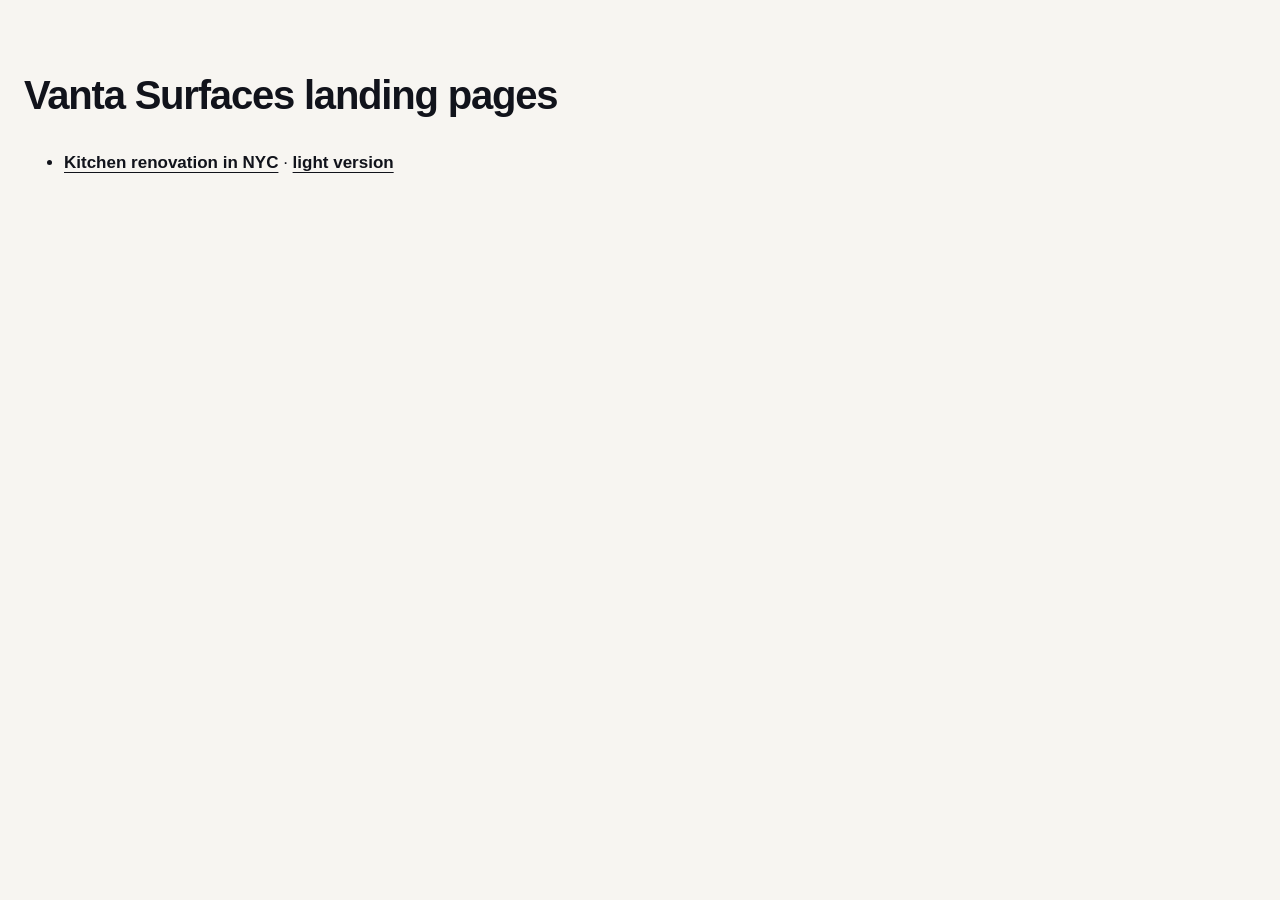
<file: index.html>
<!doctype html>
<html lang="en">
<head>
<meta charset="utf-8">
<meta name="viewport" content="width=device-width, initial-scale=1">
<title>Vanta Surfaces landing pages</title>
<meta name="robots" content="noindex">
<style>
  body { margin: 0; background: #f7f5f1; color: #11131b; font: 17px/1.55 "Helvetica Neue", Arial, sans-serif; }
  main { max-width: 720px; padding: 64px 24px; }
  h1 { font-size: 40px; letter-spacing: -0.03em; margin: 0 0 24px; }
  a { color: #11131b; font-weight: 700; text-underline-offset: 4px; }
  a:hover { color: #a9853f; }
  li { margin: 8px 0; }
</style>
</head>
<body>
<main>
  <h1>Vanta Surfaces landing pages</h1>
  <ul>
    <li><a href="kitchen-renovation/">Kitchen renovation in NYC</a> · <a href="kitchen-renovation/light/">light version</a></li>
  </ul>
</main>
</body>
</html>
</file>
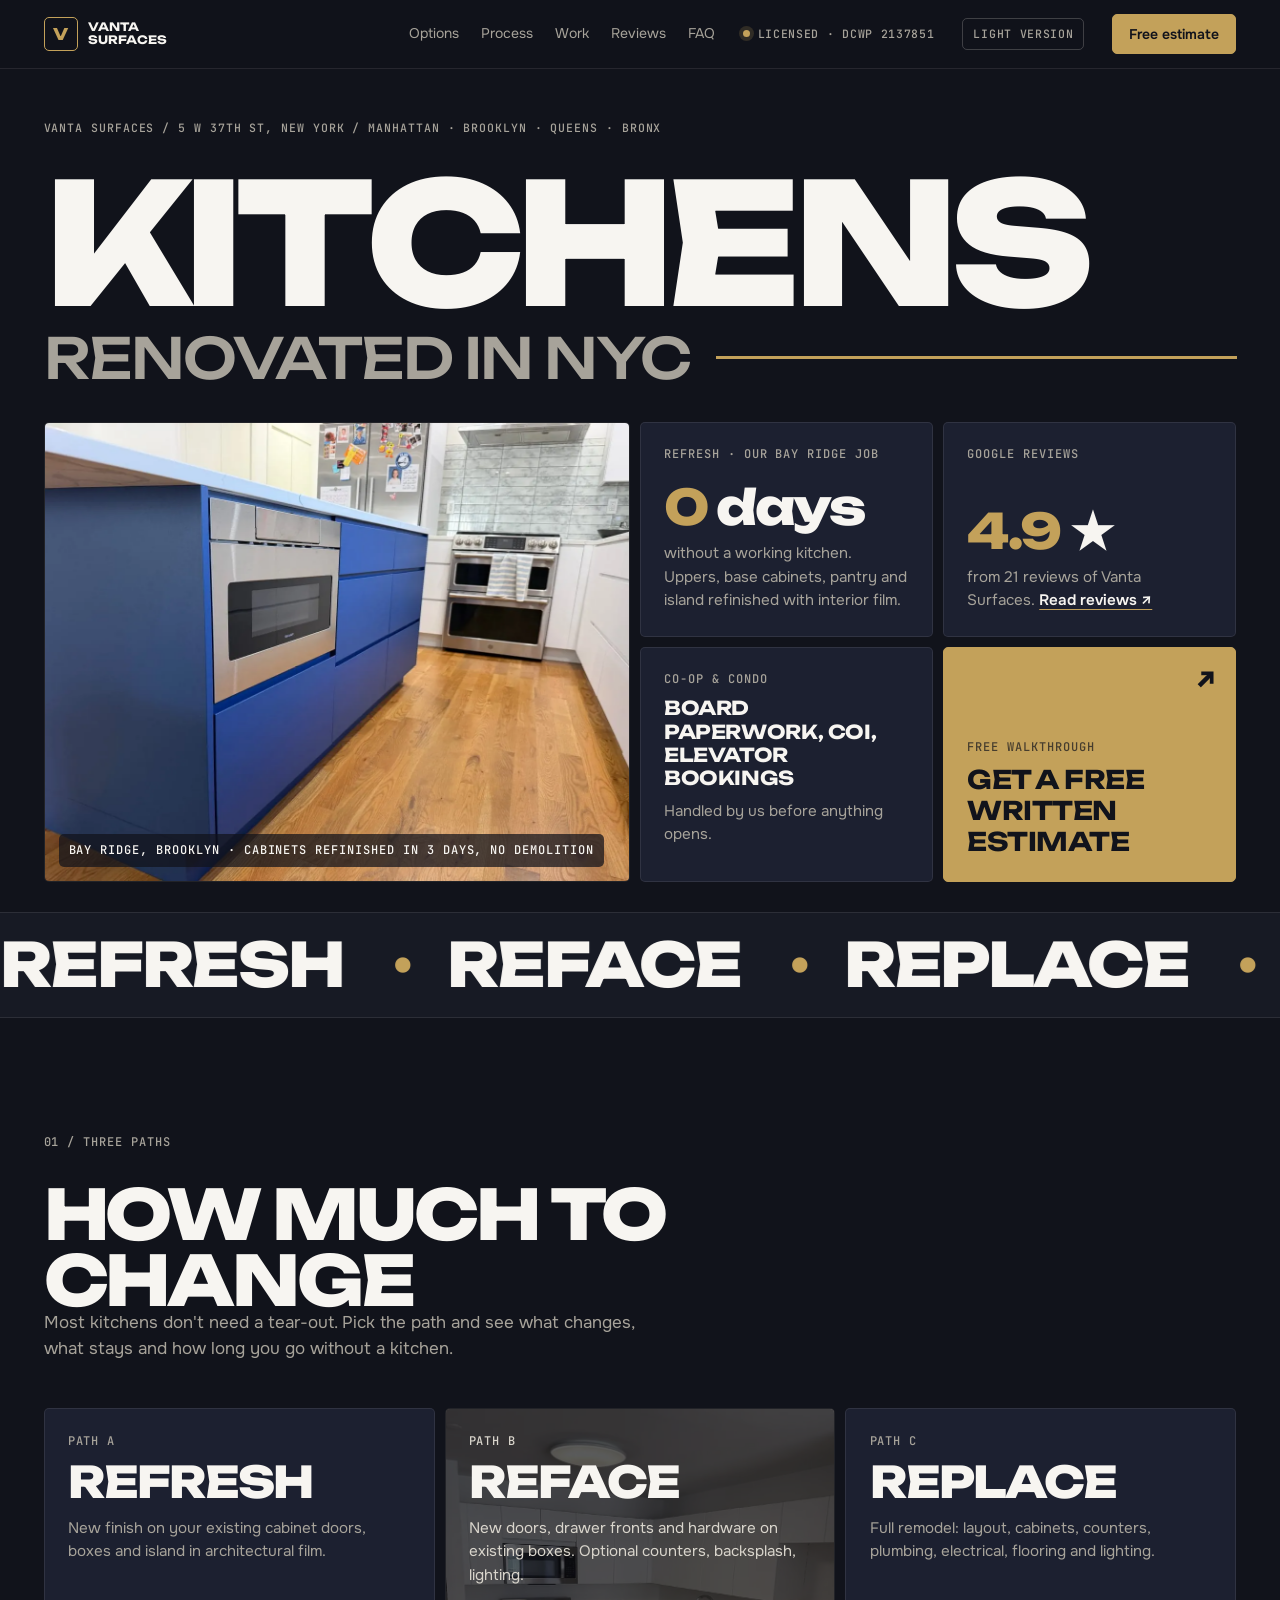
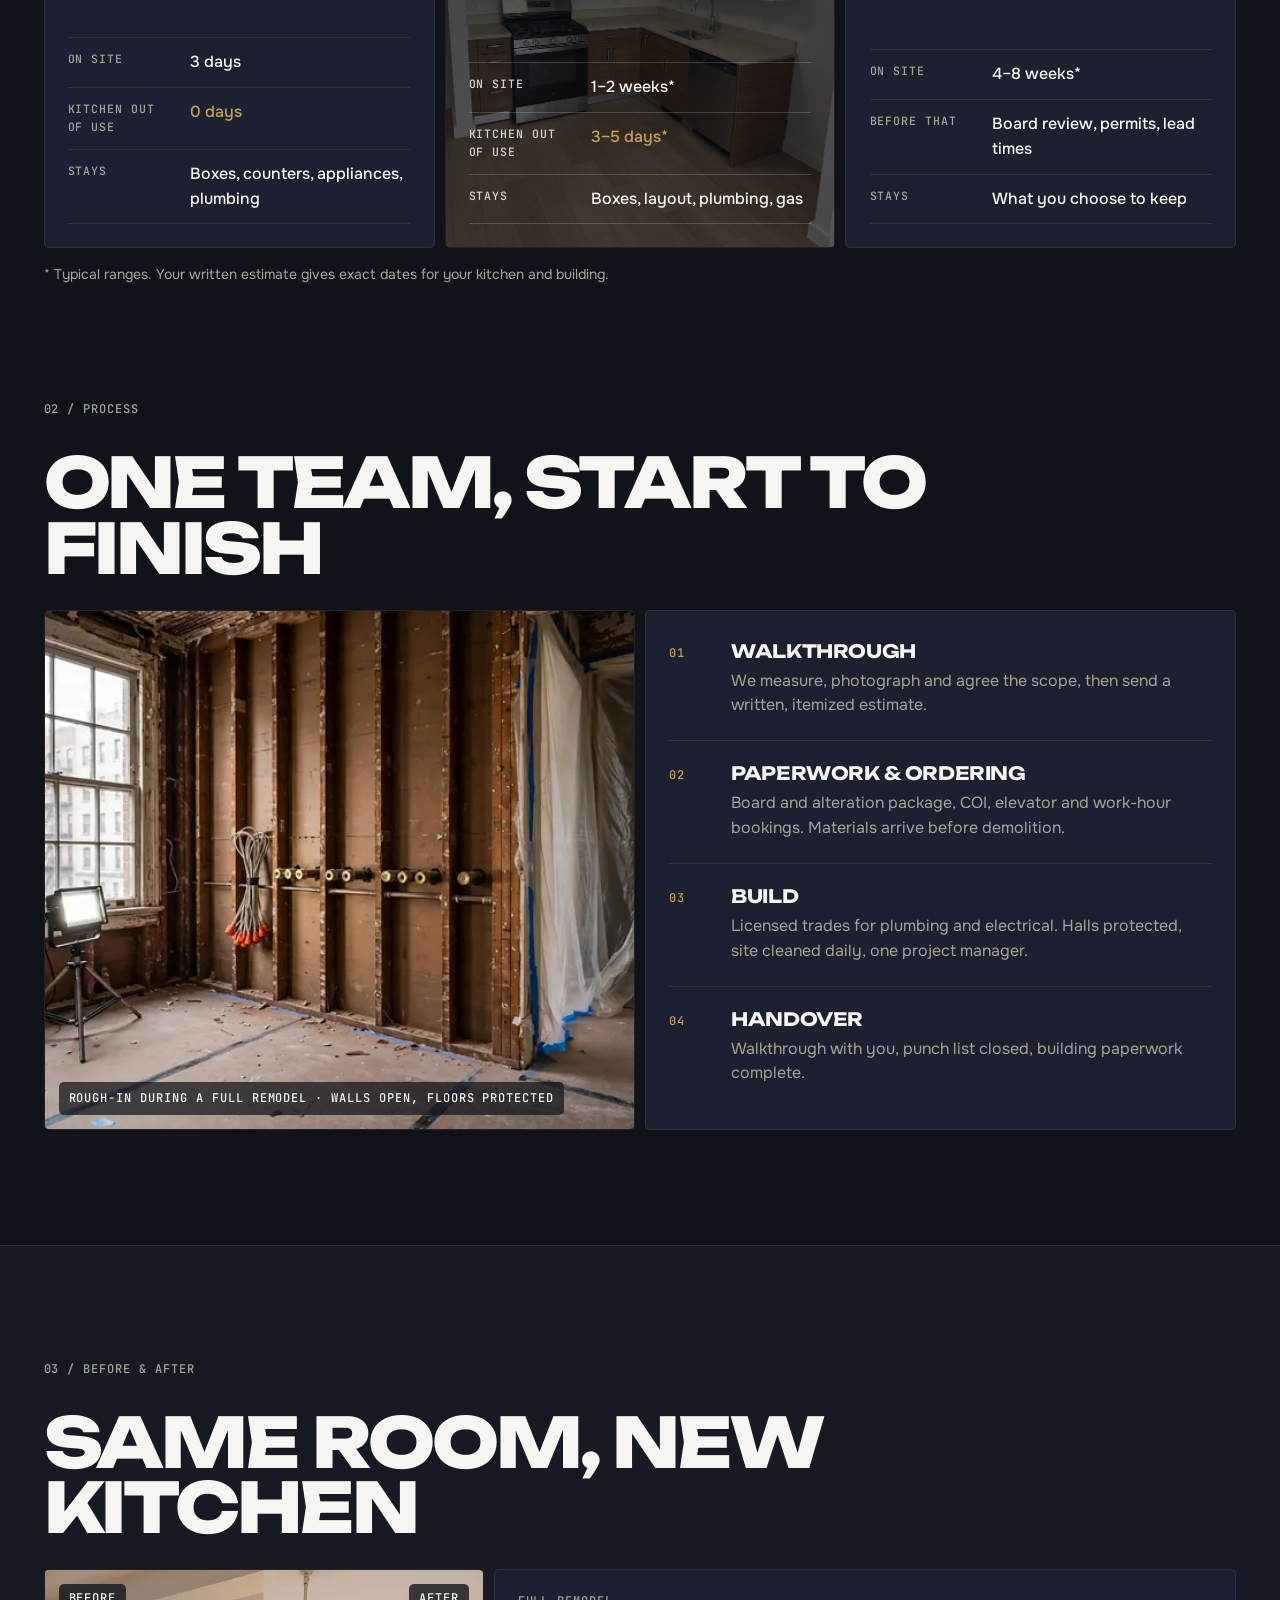
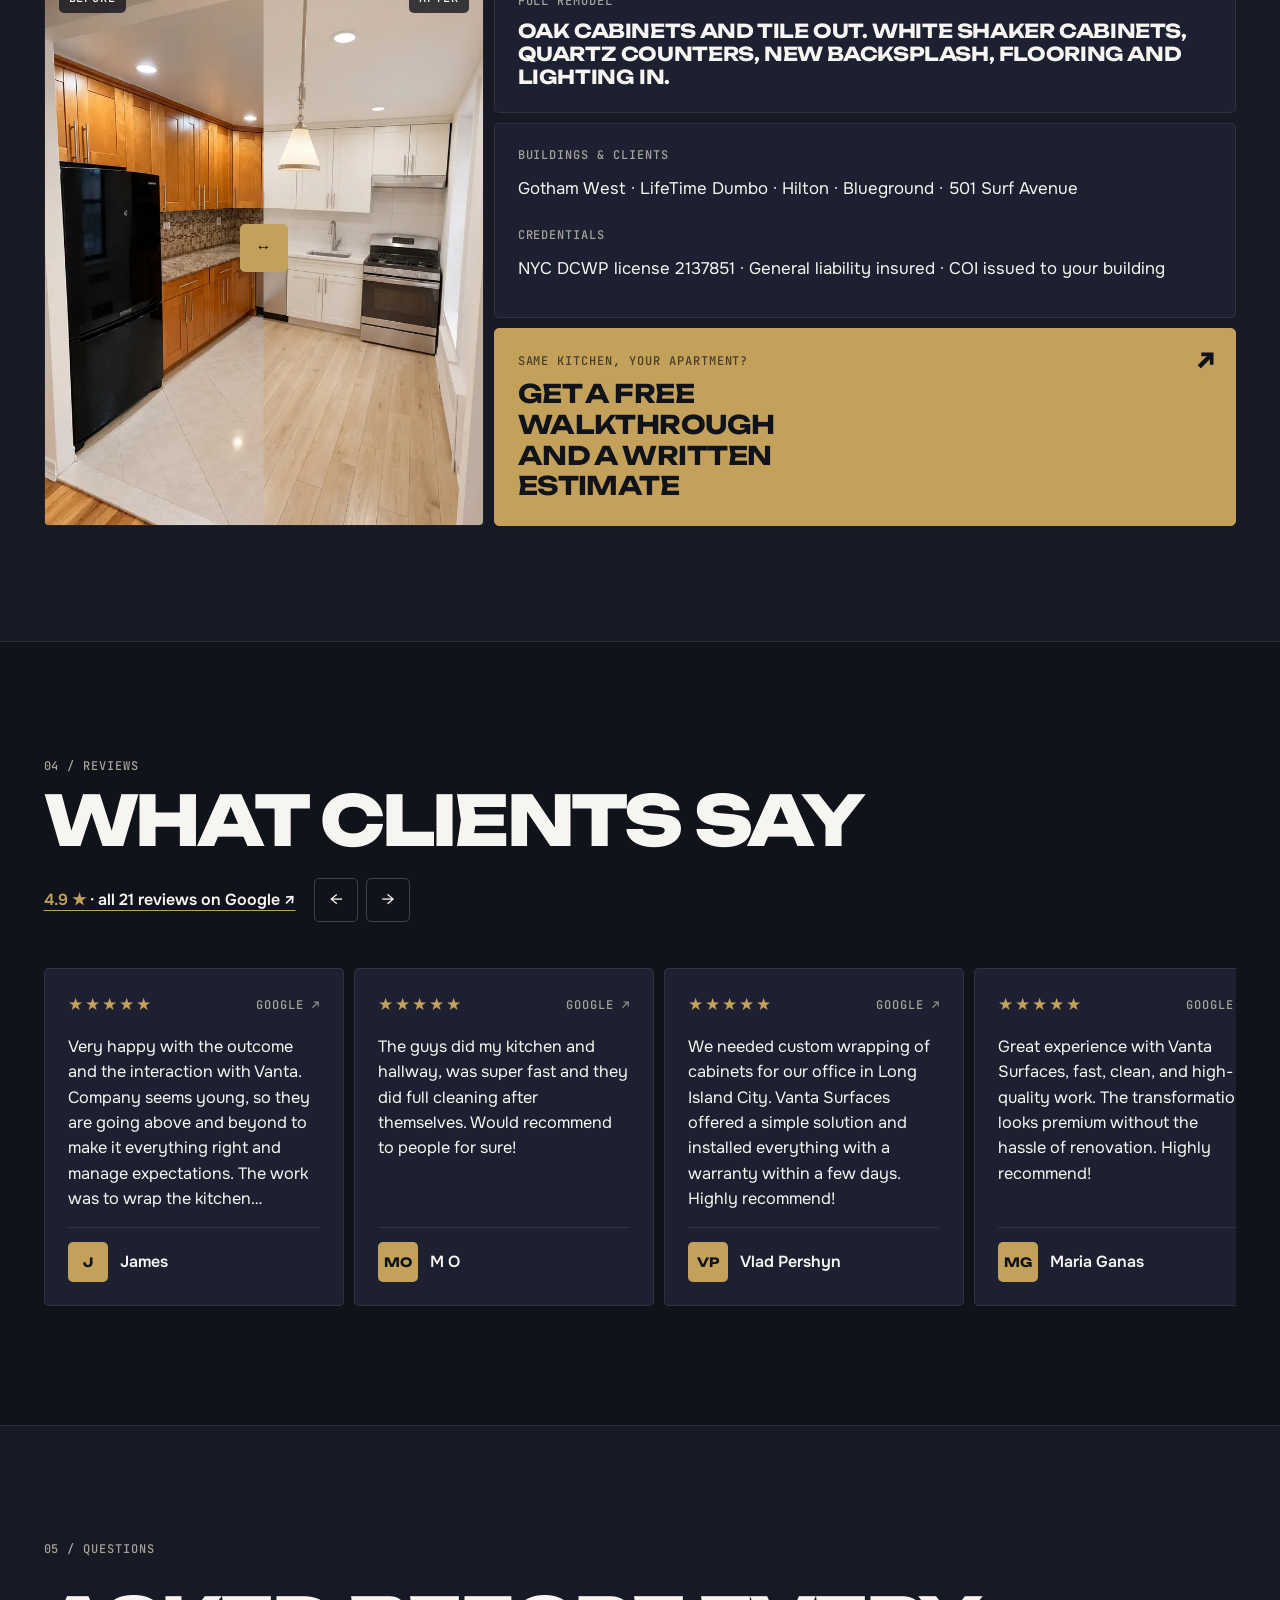
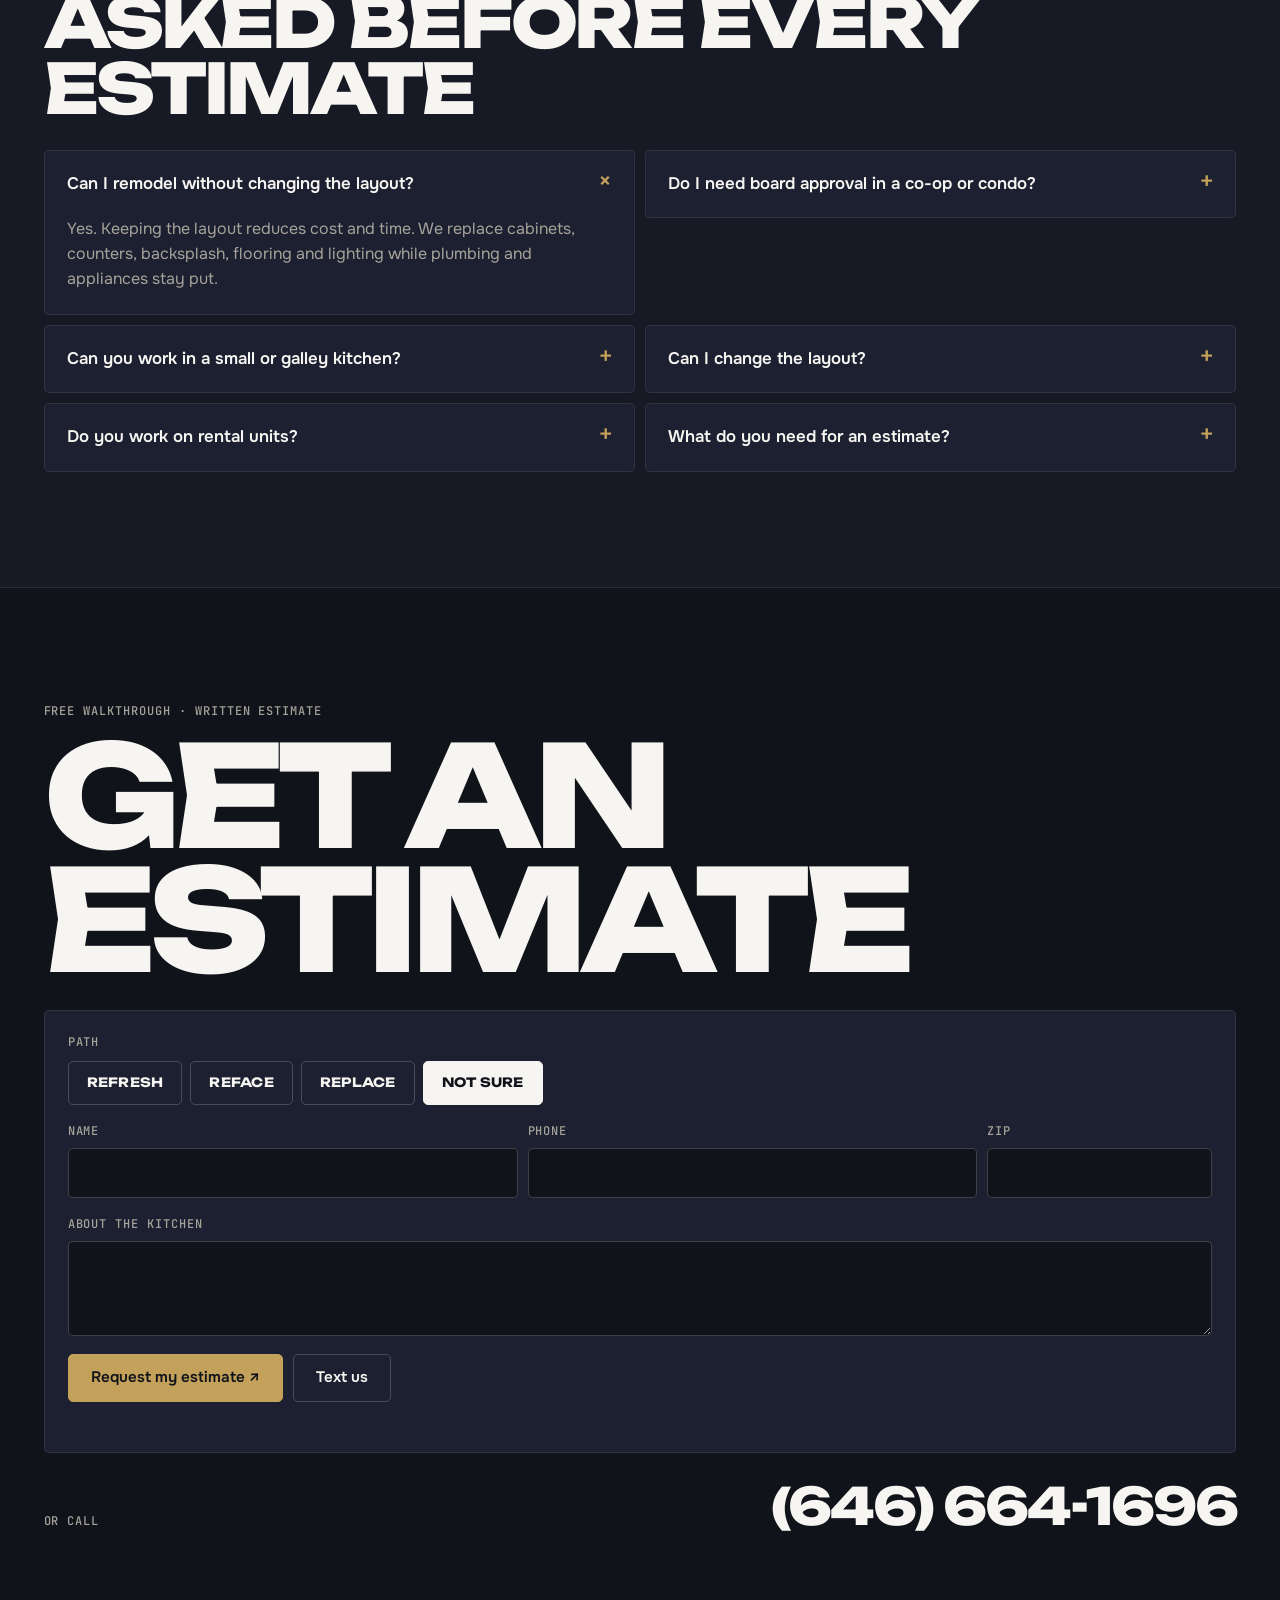
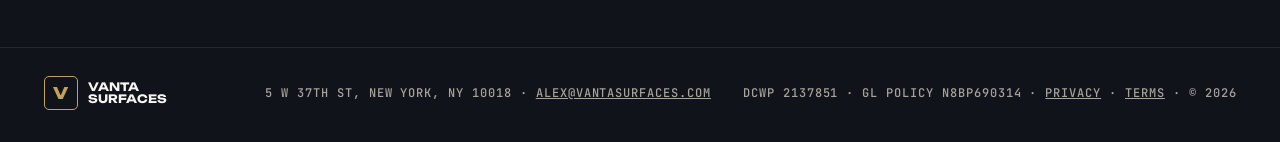
<file: kitchen-renovation/index.html>
<!doctype html>
<html lang="en">
<head>
<meta charset="utf-8">
<meta name="viewport" content="width=device-width, initial-scale=1">
<title>Kitchen Renovation in NYC | Vanta Surfaces</title>
<meta name="description" content="Refresh, reface or fully replace your kitchen. Licensed and insured NYC contractor, co-op and condo ready. Free walkthrough and written estimate.">
<link rel="canonical" href="https://vantasurfaces.com/kitchen-remodeling/">
<meta property="og:title" content="Kitchen Renovation in NYC | Vanta Surfaces">
<meta property="og:description" content="Refresh, reface or fully replace your kitchen. Free walkthrough and written estimate.">
<meta property="og:image" content="img/bayridge-island-1600.webp">
<meta name="theme-color" content="#11131b">
<link rel="preconnect" href="https://fonts.googleapis.com">
<link rel="preconnect" href="https://fonts.gstatic.com" crossorigin>
<link rel="stylesheet" href="https://fonts.googleapis.com/css2?family=Unbounded:wght@500;700;800&family=Onest:wght@400;500;600&family=JetBrains+Mono:wght@400;500&display=swap">
<link rel="preload" as="image" href="img/bayridge-island-1600.webp" fetchpriority="high">
<link rel="stylesheet" href="styles.css">
<script type="application/ld+json">
{"@context":"https://schema.org","@type":"GeneralContractor","name":"Vanta Surfaces","url":"https://vantasurfaces.com","telephone":"+1-646-664-1696","email":"alex@vantasurfaces.com",
"address":{"@type":"PostalAddress","streetAddress":"5 W 37th St","addressLocality":"New York","addressRegion":"NY","postalCode":"10018","addressCountry":"US"},
"areaServed":["Manhattan","Brooklyn","Queens","Bronx"]}
</script>
</head>
<body>
<a class="skip" href="#main">Skip to content</a>

<header class="top">
  <a class="logo" href="#top" aria-label="Vanta Surfaces, back to top"><span class="logo__mark" aria-hidden="true">V</span><span>Vanta<br>Surfaces</span></a>
  <nav class="nav" aria-label="Sections">
    <a href="#paths">Options</a><a href="#process">Process</a><a href="#work">Work</a><a href="#reviews">Reviews</a><a href="#faq">FAQ</a>
  </nav>
  <span class="lic"><i aria-hidden="true"></i>Licensed · DCWP 2137851</span>
  <a class="theme-link" href="light/">Light version</a>
  <a class="btn btn--sm" href="#book">Free estimate</a>
</header>

<main id="main">

<!-- HERO -->
<section class="hero" id="top">
  <p class="coord">Vanta Surfaces / 5 W 37th St, New York / Manhattan · Brooklyn · Queens · Bronx</p>
  <h1 class="mega" aria-label="Kitchen renovation in New York City">
    <span class="mega__l1">Kitchens</span>
    <span class="mega__l2"><span>renovated in NYC</span><span class="mega__dash" aria-hidden="true"></span></span>
  </h1>

  <div class="bento bento--hero">
    <figure class="tile tile--photo tile--hero">
      <img src="img/bayridge-island-1600.webp" srcset="img/bayridge-island-800.webp 800w, img/bayridge-island-1600.webp 1280w" sizes="(max-width: 860px) 100vw, 50vw" width="1280" height="960" alt="Blue kitchen island refinished in interior film, Bay Ridge, Brooklyn">
      <figcaption class="mono">Bay Ridge, Brooklyn · cabinets refinished in 3 days, no demolition</figcaption>
    </figure>
    <div class="tile">
      <p class="mono">Refresh · our Bay Ridge job</p>
      <p class="tile__big"><span class="acc">0</span> days</p>
      <p class="tile__sub">without a working kitchen. Uppers, base cabinets, pantry and island refinished with interior film.</p>
    </div>
    <a class="tile tile--link" href="https://search.google.com/local/reviews?placeid=ChIJWR5pHyVZwokRKRQz8a3uoaw" target="_blank" rel="noopener" aria-label="Read 21 Google reviews of Vanta Surfaces, opens in a new tab">
      <p class="mono">Google reviews</p>
      <p class="tile__big"><span class="acc">4.9</span> ★</p>
      <p class="tile__sub">from 21 reviews of Vanta Surfaces. <span class="tile__more">Read reviews ↗</span></p>
    </a>
    <div class="tile">
      <p class="mono">Co-op &amp; condo</p>
      <p class="tile__mid">Board paperwork, COI, elevator bookings</p>
      <p class="tile__sub">Handled by us before anything opens.</p>
    </div>
    <a class="tile tile--cta" href="#book">
      <p class="mono">Free walkthrough</p>
      <p class="tile__mid">Get a free written estimate</p>
      <span class="tile__arrow" aria-hidden="true">↗</span>
    </a>
  </div>
</section>

<div class="ticker" aria-hidden="true"><div class="ticker__track"><span>Refresh <i>·</i></span><span>Reface <i>·</i></span><span>Replace <i>·</i></span><span>Co-op ready <i>·</i></span><span>Condo ready <i>·</i></span><span>Bay Ridge <i>·</i></span><span>Gotham West <i>·</i></span><span>Coney Island <i>·</i></span><span>Dumbo <i>·</i></span></div></div>

<!-- 01 PATHS -->
<section class="sec" id="paths">
  <div class="sec__head">
    <p class="mono">01 / Three paths</p>
    <h2 class="h2">How much to change</h2>
    <p class="lead">Most kitchens don't need a tear-out. Pick the path and see what changes, what stays and how long you go without a kitchen.</p>
  </div>
  <div class="bento bento--three">
    <article class="tile path">
      <p class="mono">Path A</p>
      <h3 class="path__name">Refresh</h3>
      <p class="tile__sub">New finish on your existing cabinet doors, boxes and island in architectural film.</p>
      <dl class="kv">
        <div><dt>On site</dt><dd>3 days</dd></div>
        <div><dt>Kitchen out of use</dt><dd class="acc">0 days</dd></div>
        <div><dt>Stays</dt><dd>Boxes, counters, appliances, plumbing</dd></div>
      </dl>
    </article>
    <article class="tile path tile--photo path--img">
      <img src="img/gotham-after-800.webp" width="800" height="1067" loading="lazy" alt="Upper cabinets resurfaced in walnut finish, Gotham West, Manhattan">
      <div class="path__body">
        <p class="mono">Path B</p>
        <h3 class="path__name">Reface</h3>
        <p class="tile__sub">New doors, drawer fronts and hardware on existing boxes. Optional counters, backsplash, lighting.</p>
        <dl class="kv">
          <div><dt>On site</dt><dd>1–2 weeks*</dd></div>
          <div><dt>Kitchen out of use</dt><dd class="acc">3–5 days*</dd></div>
          <div><dt>Stays</dt><dd>Boxes, layout, plumbing, gas</dd></div>
        </dl>
      </div>
    </article>
    <article class="tile path">
      <p class="mono">Path C</p>
      <h3 class="path__name">Replace</h3>
      <p class="tile__sub">Full remodel: layout, cabinets, counters, plumbing, electrical, flooring and lighting.</p>
      <dl class="kv">
        <div><dt>On site</dt><dd>4–8 weeks*</dd></div>
        <div><dt>Before that</dt><dd>Board review, permits, lead times</dd></div>
        <div><dt>Stays</dt><dd>What you choose to keep</dd></div>
      </dl>
    </article>
  </div>
  <p class="note">* Typical ranges. Your written estimate gives exact dates for your kitchen and building.</p>
</section>

<!-- 02 PROCESS -->
<section class="sec" id="process">
  <div class="sec__head">
    <p class="mono">02 / Process</p>
    <h2 class="h2">One team, start to finish</h2>
  </div>
  <div class="visit">
    <figure class="tile tile--photo visit__photo">
      <img src="img/stage-rough-in-1600.webp" srcset="img/stage-rough-in-800.webp 800w, img/stage-rough-in-1600.webp 1600w" sizes="(max-width: 860px) 100vw, 50vw" width="1600" height="900" loading="lazy" alt="Kitchen walls open during plumbing and electrical rough-in, floors protected">
      <figcaption class="mono">Rough-in during a full remodel · walls open, floors protected</figcaption>
    </figure>
    <ol class="tile steps">
      <li><span class="mono">01</span><div><strong>Walkthrough</strong><p>We measure, photograph and agree the scope, then send a written, itemized estimate.</p></div></li>
      <li><span class="mono">02</span><div><strong>Paperwork &amp; ordering</strong><p>Board and alteration package, COI, elevator and work-hour bookings. Materials arrive before demolition.</p></div></li>
      <li><span class="mono">03</span><div><strong>Build</strong><p>Licensed trades for plumbing and electrical. Halls protected, site cleaned daily, one project manager.</p></div></li>
      <li><span class="mono">04</span><div><strong>Handover</strong><p>Walkthrough with you, punch list closed, building paperwork complete.</p></div></li>
    </ol>
  </div>
</section>

<!-- 03 WORK -->
<section class="sec sec--panel" id="work">
  <div class="sec__head">
    <p class="mono">03 / Before &amp; after</p>
    <h2 class="h2">Same room, new kitchen</h2>
  </div>
  <div class="work">
    <div class="ba tile" style="--pos:50%">
      <img class="ba__after" src="img/remodel-after-1600.webp" srcset="img/remodel-after-800.webp 800w, img/remodel-after-1600.webp 1600w" sizes="(max-width: 860px) 100vw, 45vw" width="1600" height="2143" loading="lazy" alt="Kitchen after renovation: white shaker cabinets, light wood floor">
      <div class="ba__before"><img src="img/remodel-before-1600.webp" srcset="img/remodel-before-800.webp 800w, img/remodel-before-1600.webp 1086w" sizes="(max-width: 860px) 100vw, 45vw" width="1086" height="1448" loading="lazy" alt="The same kitchen before: oak cabinets, tile floor"></div>
      <span class="ba__tag ba__tag--l mono" aria-hidden="true">Before</span><span class="ba__tag ba__tag--r mono" aria-hidden="true">After</span>
      <span class="ba__handle" aria-hidden="true">↔</span>
      <input class="ba__range" type="range" min="0" max="100" value="50" aria-label="Compare before and after">
    </div>
    <div class="work__side">
      <div class="tile">
        <p class="mono">Full remodel</p>
        <p class="tile__mid">Oak cabinets and tile out. White shaker cabinets, quartz counters, new backsplash, flooring and lighting in.</p>
      </div>
      <div class="tile proof">
        <p class="mono">Buildings &amp; clients</p>
        <p class="proof__list">Gotham West · LifeTime Dumbo · Hilton · Blueground · 501 Surf Avenue</p>
        <p class="mono">Credentials</p>
        <p class="proof__list">NYC DCWP license 2137851 · General liability insured · COI issued to your building</p>
      </div>
      <a class="tile tile--cta work__cta" href="#book">
        <p class="mono">Same kitchen, your apartment?</p>
        <p class="tile__mid">Get a free walkthrough and a written estimate</p>
        <span class="tile__arrow" aria-hidden="true">↗</span>
      </a>
    </div>
  </div>
</section>

<!-- 04 REVIEWS -->
<section class="sec" id="reviews">
  <div class="sec__head sec__head--row">
    <div>
      <p class="mono">04 / Reviews</p>
      <h2 class="h2">What clients say</h2>
    </div>
    <div class="rv__nav">
      <a class="rv__all" href="https://search.google.com/local/reviews?placeid=ChIJWR5pHyVZwokRKRQz8a3uoaw" target="_blank" rel="noopener"><span class="acc">4.9 ★</span> · all 21 reviews on Google ↗</a>
      <button type="button" class="rv__btn" data-rv="-1" aria-label="Previous reviews">←</button>
      <button type="button" class="rv__btn" data-rv="1" aria-label="Next reviews">→</button>
    </div>
  </div>
  <div class="rv__row" aria-label="Google reviews, swipe or scroll sideways">
    <a class="tile rv" href="https://www.google.com/maps/contrib/116302501861526617554/reviews" target="_blank" rel="noopener" aria-label="Review by James, 5 out of 5, opens on Google in a new tab">
      <p class="rv__stars"><span aria-hidden="true">★★★★★<span class="rv__off"></span></span><span class="mono">Google ↗</span></p>
      <p class="rv__text">Very happy with the outcome and the interaction with Vanta. Company seems young, so they are going above and beyond to make it everything right and manage expectations. The work was to wrap the kitchen cabinets with the Bodaq specialty film - it was art as much as science. This solution isn’t for everyone but testament to people trying to do the right thing. I didn’t feel oversold on the service. A+</p>
      <p class="rv__who"><span class="rv__ava" aria-hidden="true">J</span><strong>James</strong></p>
    </a>
    <a class="tile rv" href="https://www.google.com/maps/contrib/106588068454067910813/reviews" target="_blank" rel="noopener" aria-label="Review by M O, 5 out of 5, opens on Google in a new tab">
      <p class="rv__stars"><span aria-hidden="true">★★★★★<span class="rv__off"></span></span><span class="mono">Google ↗</span></p>
      <p class="rv__text">The guys did my kitchen and hallway, was super fast and they did full cleaning after themselves. Would recommend to people for sure!</p>
      <p class="rv__who"><span class="rv__ava" aria-hidden="true">MO</span><strong>M O</strong></p>
    </a>
    <a class="tile rv" href="https://www.google.com/maps/contrib/112381868620109680443/reviews" target="_blank" rel="noopener" aria-label="Review by Vlad Pershyn, 5 out of 5, opens on Google in a new tab">
      <p class="rv__stars"><span aria-hidden="true">★★★★★<span class="rv__off"></span></span><span class="mono">Google ↗</span></p>
      <p class="rv__text">We needed custom wrapping of cabinets for our office in Long Island City. Vanta Surfaces offered a simple solution and installed everything with a warranty within a few days. Highly recommend!</p>
      <p class="rv__who"><span class="rv__ava" aria-hidden="true">VP</span><strong>Vlad Pershyn</strong></p>
    </a>
    <a class="tile rv" href="https://www.google.com/maps/contrib/111463178866707852688/reviews" target="_blank" rel="noopener" aria-label="Review by Maria Ganas, 5 out of 5, opens on Google in a new tab">
      <p class="rv__stars"><span aria-hidden="true">★★★★★<span class="rv__off"></span></span><span class="mono">Google ↗</span></p>
      <p class="rv__text">Great experience with Vanta Surfaces, fast, clean, and high-quality work. The transformation looks premium without the hassle of renovation. Highly recommend!</p>
      <p class="rv__who"><span class="rv__ava" aria-hidden="true">MG</span><strong>Maria Ganas</strong></p>
    </a>
    <a class="tile rv" href="https://www.google.com/maps/contrib/107428433888298751453/" target="_blank" rel="noopener" aria-label="Review by Jennifer Dong, 5 out of 5, opens on Google in a new tab">
      <p class="rv__stars"><span aria-hidden="true">★★★★★<span class="rv__off"></span></span><span class="mono">Google ↗</span></p>
      <p class="rv__text">Absolutely the best people..courteous, punctual, and GETS THE JOB DONE. Never met more hardworking and respectful people. They will be called for every minor/major project I have!</p>
      <p class="rv__who"><span class="rv__ava" aria-hidden="true">JD</span><strong>Jennifer Dong</strong></p>
    </a>
    <a class="tile rv" href="https://www.google.com/maps/contrib/111552446844172398993/reviews" target="_blank" rel="noopener" aria-label="Review by Эдик Пистряк, 5 out of 5, opens on Google in a new tab">
      <p class="rv__stars"><span aria-hidden="true">★★★★★<span class="rv__off"></span></span><span class="mono">Google ↗</span></p>
      <p class="rv__text">We hired Vanta Surfaces to remodel our bathroom, and we’re really happy with how everything turned out. The team was easy to work with, communicated well, and paid attention to the little details. The bathroom looks great, and the whole process was much smoother than we expected. They were professional, answered our questions, and made sure everything was done right. Would definitely recommend them to anyone looking for a reliable remodeling contractor in NYC</p>
      <p class="rv__who"><span class="rv__ava" aria-hidden="true">ЭП</span><strong>Эдик Пистряк</strong></p>
    </a>
    <a class="tile rv" href="https://www.google.com/maps/contrib/111999405909601961515/" target="_blank" rel="noopener" aria-label="Review by Vaibhav Verma, 5 out of 5, opens on Google in a new tab">
      <p class="rv__stars"><span aria-hidden="true">★★★★★<span class="rv__off"></span></span><span class="mono">Google ↗</span></p>
      <p class="rv__text">Great service!</p>
      <p class="rv__who"><span class="rv__ava" aria-hidden="true">VV</span><strong>Vaibhav Verma</strong></p>
    </a>
    <a class="tile rv" href="https://www.google.com/maps/contrib/117867534771239350949/" target="_blank" rel="noopener" aria-label="Review by Dustin Lee, 5 out of 5, opens on Google in a new tab">
      <p class="rv__stars"><span aria-hidden="true">★★★★★<span class="rv__off"></span></span><span class="mono">Google ↗</span></p>
      <p class="rv__text">Alex and team are thorough and responsive throughout the early stages of planning a co-op apartment renovation, providing a lot of helpful suggestions and perspective along the way. While we weren&#x27;t able to partner on this project due to some unforeseen circumstances, I would happily call Alex again next time I have a need.</p>
      <p class="rv__who"><span class="rv__ava" aria-hidden="true">DL</span><strong>Dustin Lee</strong></p>
    </a>
    <a class="tile rv" href="https://www.google.com/maps/contrib/118327673706460235873/reviews" target="_blank" rel="noopener" aria-label="Review by Ronald Mckenzie, 4 out of 5, opens on Google in a new tab">
      <p class="rv__stars"><span aria-hidden="true">★★★★<span class="rv__off">★</span></span><span class="mono">Google ↗</span></p>
      <p class="rv__text">I hired Alex’s company to repair two ceilings and patch several other areas in my home. Unfortunately, the quality of the finished work did not meet my expectations, and I wasn’t comfortable having another crew return to redo it. I reached out to Alex and explained my concerns, and I will say that he was professional and respectful throughout the situation. He listened to my concerns and ultimately provided me with a refund without making the situation difficult. While I can’t personally recommend the workmanship based on my experience, I do appreciate the way Alex handled the issue and took responsibility for making things right.</p>
      <p class="rv__who"><span class="rv__ava" aria-hidden="true">RM</span><strong>Ronald Mckenzie</strong></p>
    </a>
    <a class="tile rv" href="https://www.google.com/maps/contrib/117859435497015646424/reviews" target="_blank" rel="noopener" aria-label="Review by Cabinet Restore Pro, 5 out of 5, opens on Google in a new tab">
      <p class="rv__stars"><span aria-hidden="true">★★★★★<span class="rv__off"></span></span><span class="mono">Google ↗</span></p>
      <p class="rv__text">Great partners we can always rely on. They’re consistently on time, professional, and always do their best to keep the client satisfied. Highly recommend working with them!</p>
      <p class="rv__who"><span class="rv__ava" aria-hidden="true">CR</span><strong>Cabinet Restore Pro</strong></p>
    </a>
    <a class="tile rv" href="https://www.google.com/maps/contrib/116556827483425695592/reviews" target="_blank" rel="noopener" aria-label="Review by Terrence Jackson, 4 out of 5, opens on Google in a new tab">
      <p class="rv__stars"><span aria-hidden="true">★★★★<span class="rv__off">★</span></span><span class="mono">Google ↗</span></p>
      <p class="rv__text">Quick response Friendly service Very satisfied</p>
      <p class="rv__who"><span class="rv__ava" aria-hidden="true">TJ</span><strong>Terrence Jackson</strong></p>
    </a>
    <a class="tile rv" href="https://www.google.com/maps/contrib/118129191890315508563/" target="_blank" rel="noopener" aria-label="Review by Vitalii Hlukhovskyi, 5 out of 5, opens on Google in a new tab">
      <p class="rv__stars"><span aria-hidden="true">★★★★★<span class="rv__off"></span></span><span class="mono">Google ↗</span></p>
      <p class="rv__text">Quick and professional service with outstanding results!</p>
      <p class="rv__who"><span class="rv__ava" aria-hidden="true">VH</span><strong>Vitalii Hlukhovskyi</strong></p>
    </a>
    <a class="tile rv" href="https://www.google.com/maps/contrib/109903371018128030431/reviews" target="_blank" rel="noopener" aria-label="Review by Anna Ivanenko, 5 out of 5, opens on Google in a new tab">
      <p class="rv__stars"><span aria-hidden="true">★★★★★<span class="rv__off"></span></span><span class="mono">Google ↗</span></p>
      <p class="rv__text">Thank you for doing such an amazing job. The whole experience was easy and I am extremely satisfied with the work you did.</p>
      <p class="rv__who"><span class="rv__ava" aria-hidden="true">AI</span><strong>Anna Ivanenko</strong></p>
    </a>
    <a class="tile rv" href="https://www.google.com/maps/contrib/116437897267654881989/reviews" target="_blank" rel="noopener" aria-label="Review by Ivan Ivanenko, 5 out of 5, opens on Google in a new tab">
      <p class="rv__stars"><span aria-hidden="true">★★★★★<span class="rv__off"></span></span><span class="mono">Google ↗</span></p>
      <p class="rv__text">Vanta team did a great job resurfacing our wooden panels - highly recommend!</p>
      <p class="rv__who"><span class="rv__ava" aria-hidden="true">II</span><strong>Ivan Ivanenko</strong></p>
    </a>
    <a class="tile rv" href="https://www.google.com/maps/contrib/110395542615886908119/reviews" target="_blank" rel="noopener" aria-label="Review by Sergey Kudlenkov, 5 out of 5, opens on Google in a new tab">
      <p class="rv__stars"><span aria-hidden="true">★★★★★<span class="rv__off"></span></span><span class="mono">Google ↗</span></p>
      <p class="rv__text">Transformed our Brooklyn lobby with surface wrapping - tenants thought we did a gut renovation, highly recommend for any NYC commercial property</p>
      <p class="rv__who"><span class="rv__ava" aria-hidden="true">SK</span><strong>Sergey Kudlenkov</strong></p>
    </a>
  </div>
</section>

<!-- 05 FAQ -->
<section class="sec sec--panel" id="faq">
  <div class="sec__head">
    <p class="mono">05 / Questions</p>
    <h2 class="h2">Asked before every estimate</h2>
  </div>
  <div class="faq">
    <details class="tile" open><summary>Can I remodel without changing the layout?</summary><p>Yes. Keeping the layout reduces cost and time. We replace cabinets, counters, backsplash, flooring and lighting while plumbing and appliances stay put.</p></details>
    <details class="tile"><summary>Do I need board approval in a co-op or condo?</summary><p>For most work beyond a refresh, yes. We prepare the alteration paperwork, COI and work schedule your building asks for and coordinate with the managing agent.</p></details>
    <details class="tile"><summary>Can you work in a small or galley kitchen?</summary><p>Yes. Compact and galley kitchens get space-efficient cabinetry, more storage and better lighting without unnecessary structural work.</p></details>
    <details class="tile"><summary>Can I change the layout?</summary><p>Often, depending on plumbing, electrical, structure and building rules. We review the change and coordinate licensed trades and permits.</p></details>
    <details class="tile"><summary>Do you work on rental units?</summary><p>Yes. We work with landlords and property managers, planning cabinets, counters, flooring, paint and fixtures around turnover dates.</p></details>
    <details class="tile"><summary>What do you need for an estimate?</summary><p>The address, photos of the kitchen, rough measurements and what you want changed. A budget range or material ideas help too.</p></details>
  </div>
</section>

<!-- BOOK -->
<section class="book" id="book">
  <div class="book__head">
    <p class="mono">Free walkthrough · written estimate</p>
    <h2 class="book__title">Get an estimate</h2>
  </div>
  <form class="booking tile" id="estimate-form" novalidate>
    <fieldset class="booking__paths">
      <legend class="mono">Path</legend>
      <label><input type="radio" name="option" value="Refresh"><span>Refresh</span></label>
      <label><input type="radio" name="option" value="Reface"><span>Reface</span></label>
      <label><input type="radio" name="option" value="Replace"><span>Replace</span></label>
      <label><input type="radio" name="option" value="Not sure yet" checked><span>Not sure</span></label>
    </fieldset>
    <div class="booking__row">
      <label class="fld"><span class="mono">Name</span><input name="name" autocomplete="name" required></label>
      <label class="fld"><span class="mono">Phone</span><input name="phone" type="tel" autocomplete="tel" required></label>
      <label class="fld"><span class="mono">ZIP</span><input name="zip" inputmode="numeric" autocomplete="postal-code" maxlength="5"></label>
    </div>
    <label class="fld"><span class="mono">About the kitchen</span><textarea name="message" rows="3"></textarea></label>
    <div class="booking__send">
      <button class="btn" type="submit">Request my estimate ↗</button>
      <a class="btn btn--ghost" href="sms:+16466641696" data-sms>Text us</a>
      <p class="form-status mono" role="status" aria-live="polite"></p>
    </div>
  </form>
  <div class="book__call"><span class="mono">Or call</span><a href="tel:+16466641696">(646) 664-1696</a></div>
</section>

</main>

<footer class="foot">
  <span class="logo"><span class="logo__mark" aria-hidden="true">V</span><span>Vanta<br>Surfaces</span></span>
  <p class="mono">5 W 37th St, New York, NY 10018 · <a href="mailto:alex@vantasurfaces.com">alex@vantasurfaces.com</a></p>
  <p class="mono">DCWP 2137851 · GL policy N8BP690314 · <a href="https://vantasurfaces.com/privacy-policy/">Privacy</a> · <a href="https://vantasurfaces.com/terms-conditions/">Terms</a> · © 2026</p>
</footer>

<div class="mobile-cta"><a class="btn btn--wide" href="#book">Free estimate</a><a class="btn btn--ghost" href="tel:+16466641696">Call</a></div>

<script src="app.js" defer></script>
</body>
</html>
</file>
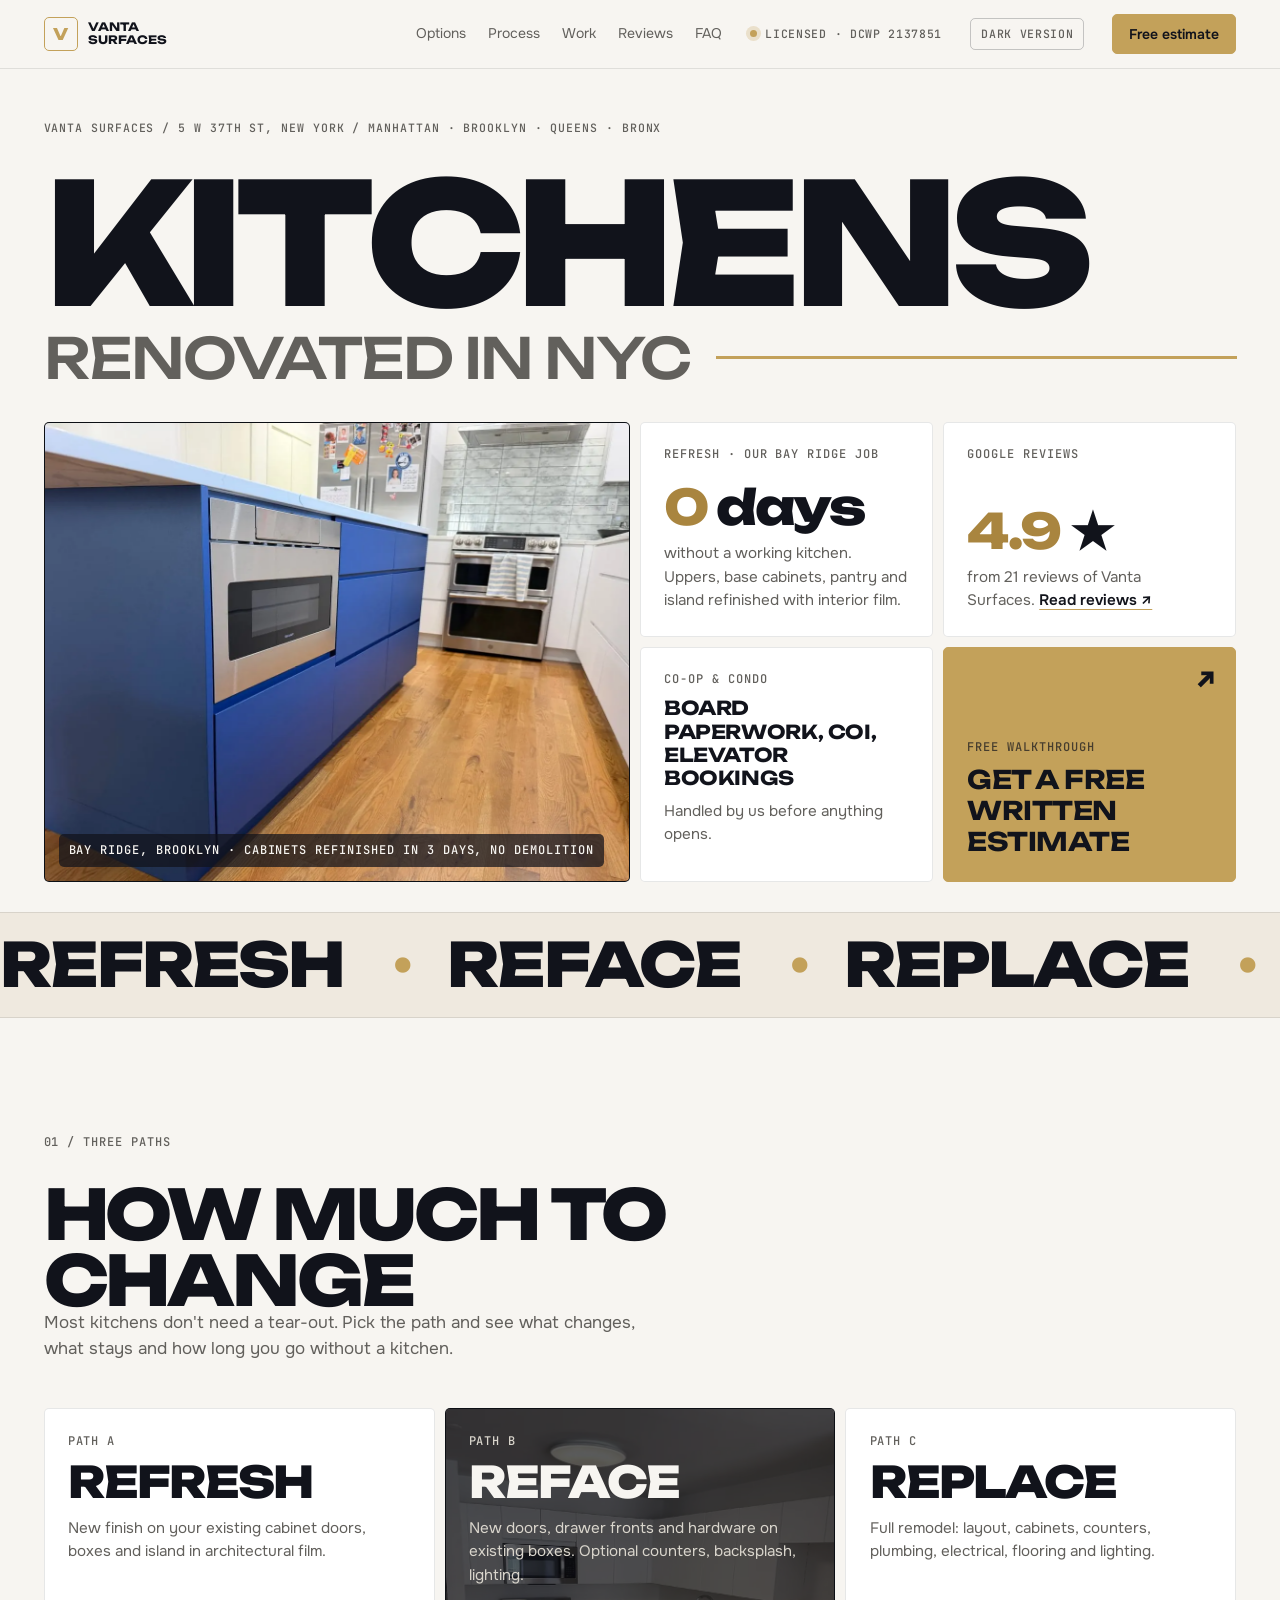
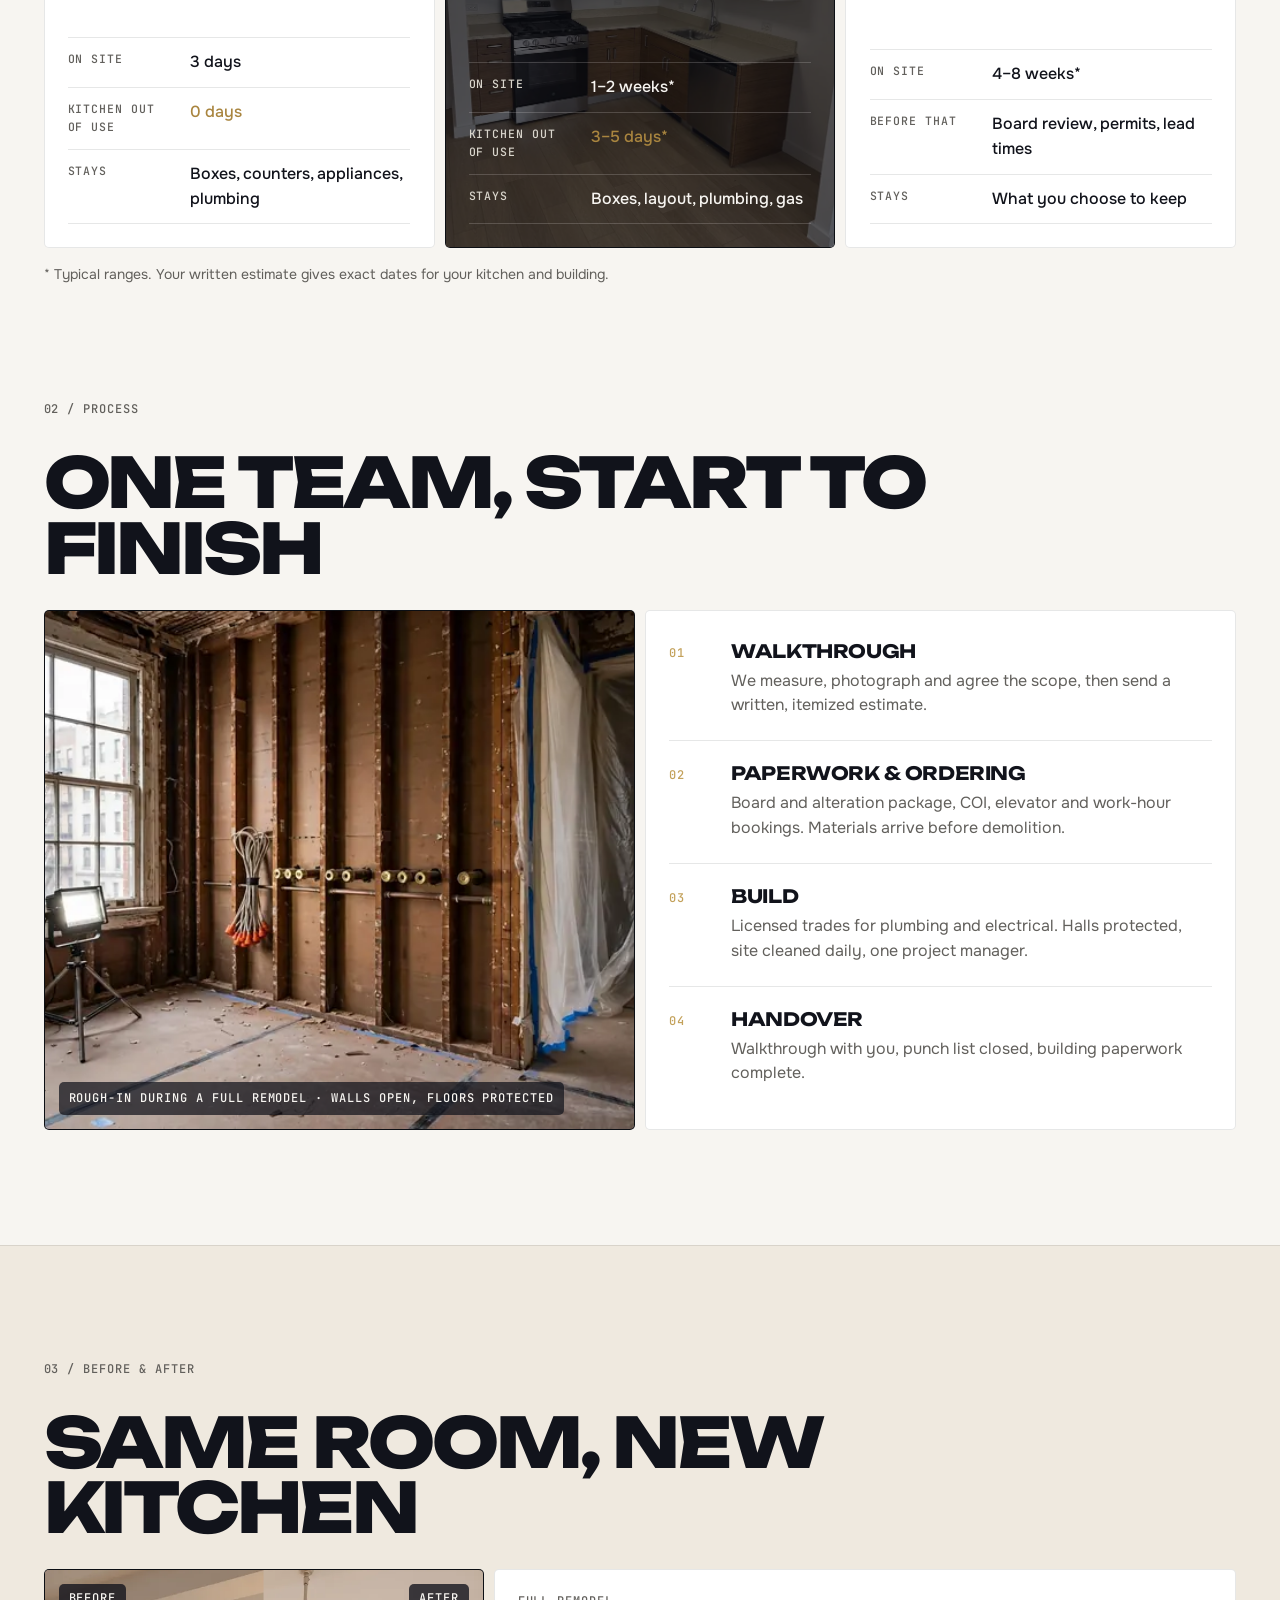
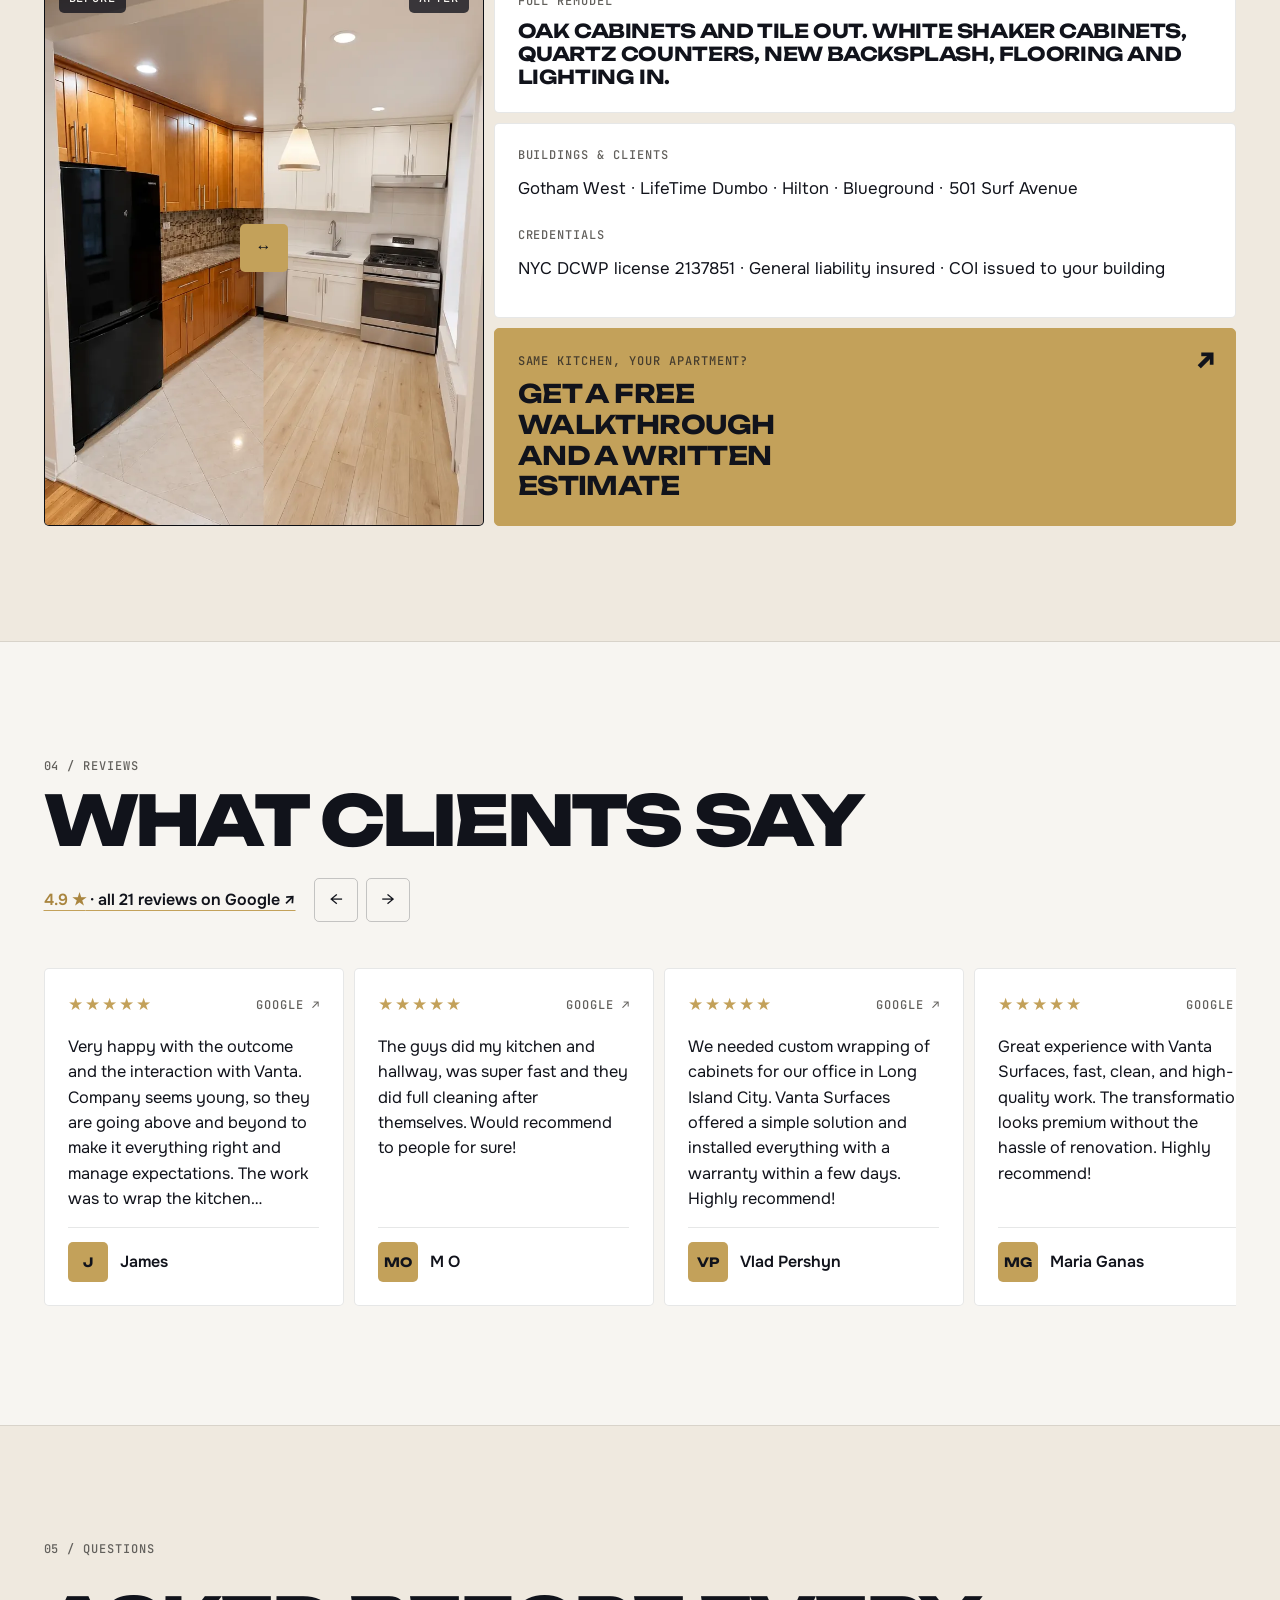
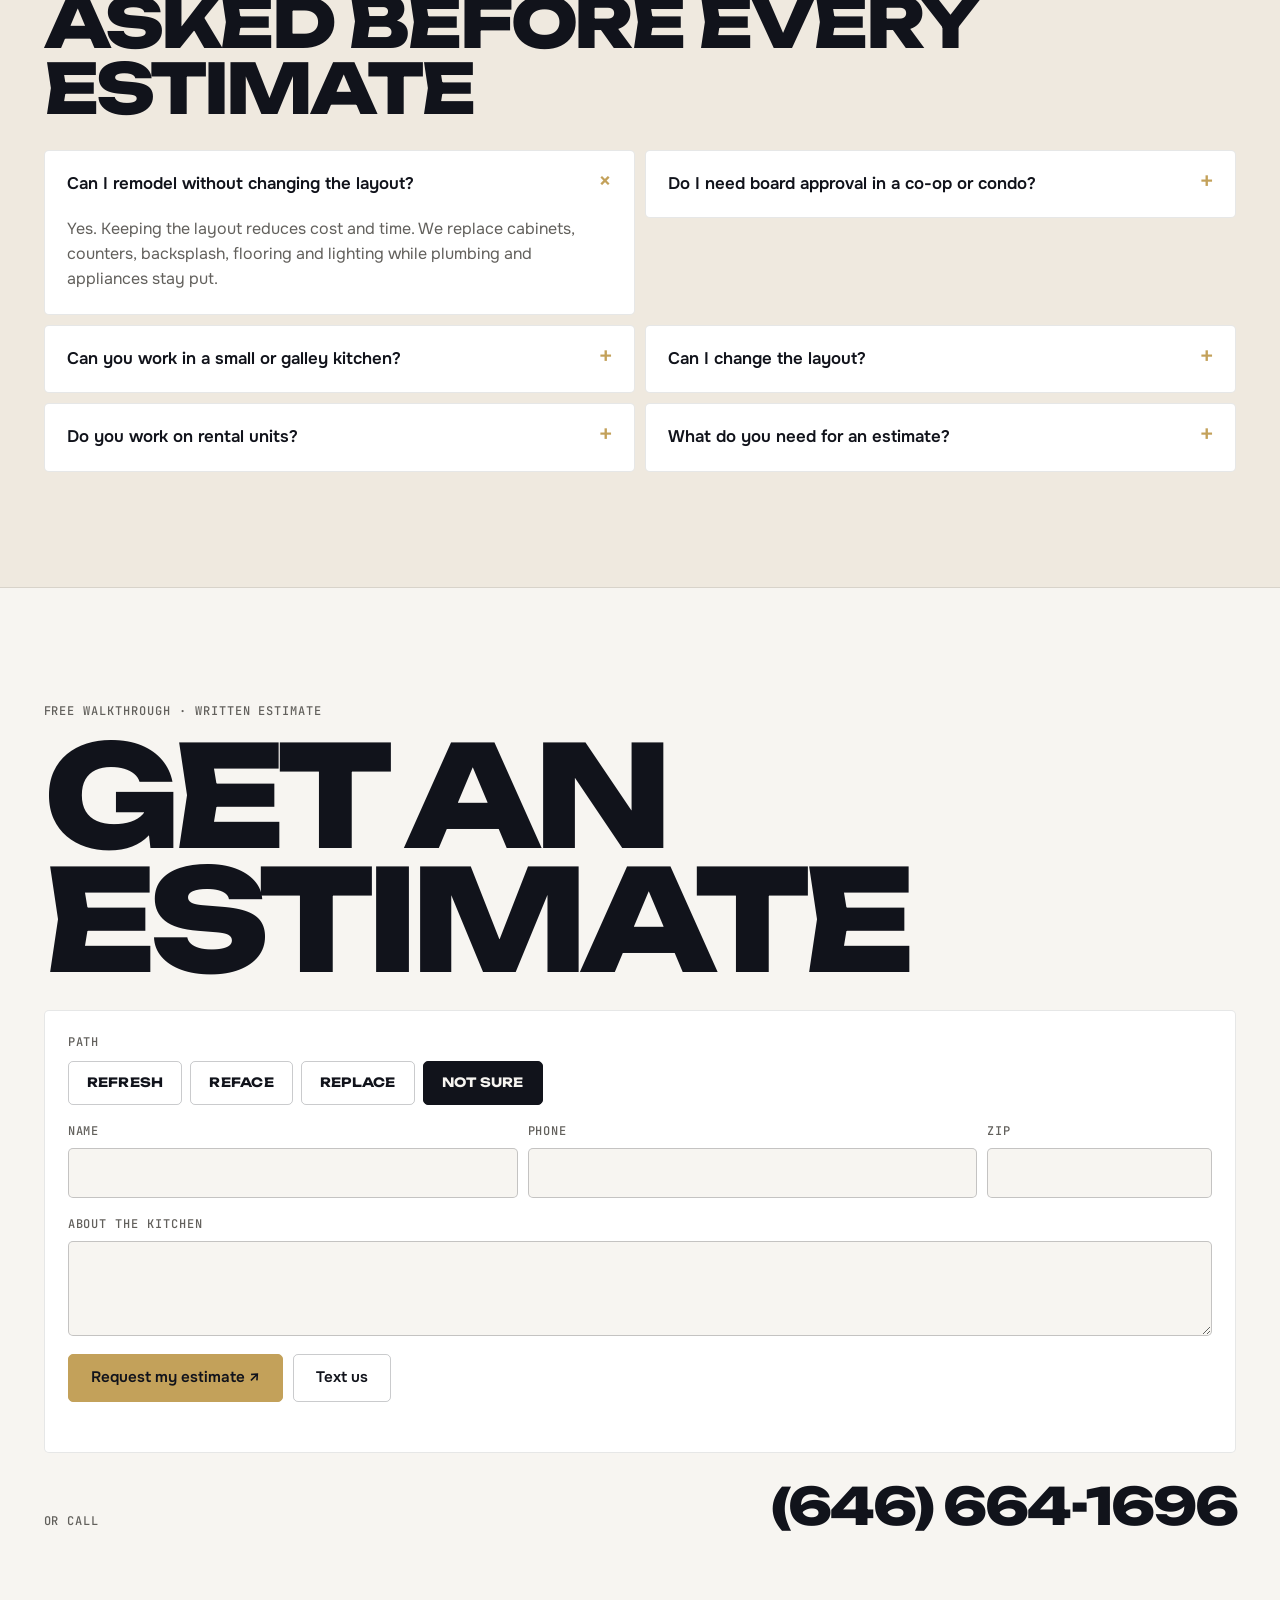
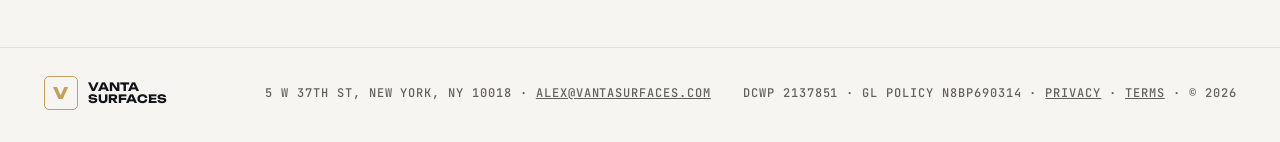
<file: kitchen-renovation/light/index.html>
<!doctype html>
<html lang="en" data-theme="light">
<head>
<meta charset="utf-8">
<meta name="viewport" content="width=device-width, initial-scale=1">
<title>Kitchen Renovation in NYC | Vanta Surfaces</title>
<meta name="description" content="Refresh, reface or fully replace your kitchen. Licensed and insured NYC contractor, co-op and condo ready. Free walkthrough and written estimate.">
<link rel="canonical" href="https://vantasurfaces.com/kitchen-remodeling/">
<meta property="og:title" content="Kitchen Renovation in NYC | Vanta Surfaces">
<meta property="og:description" content="Refresh, reface or fully replace your kitchen. Free walkthrough and written estimate.">
<meta property="og:image" content="../img/bayridge-island-1600.webp">
<meta name="theme-color" content="#f7f5f1">
<link rel="preconnect" href="https://fonts.googleapis.com">
<link rel="preconnect" href="https://fonts.gstatic.com" crossorigin>
<link rel="stylesheet" href="https://fonts.googleapis.com/css2?family=Unbounded:wght@500;700;800&family=Onest:wght@400;500;600&family=JetBrains+Mono:wght@400;500&display=swap">
<link rel="preload" as="image" href="../img/bayridge-island-1600.webp" fetchpriority="high">
<link rel="stylesheet" href="../styles.css">
<script type="application/ld+json">
{"@context":"https://schema.org","@type":"GeneralContractor","name":"Vanta Surfaces","url":"https://vantasurfaces.com","telephone":"+1-646-664-1696","email":"alex@vantasurfaces.com",
"address":{"@type":"PostalAddress","streetAddress":"5 W 37th St","addressLocality":"New York","addressRegion":"NY","postalCode":"10018","addressCountry":"US"},
"areaServed":["Manhattan","Brooklyn","Queens","Bronx"]}
</script>
</head>
<body>
<a class="skip" href="#main">Skip to content</a>

<header class="top">
  <a class="logo" href="#top" aria-label="Vanta Surfaces, back to top"><span class="logo__mark" aria-hidden="true">V</span><span>Vanta<br>Surfaces</span></a>
  <nav class="nav" aria-label="Sections">
    <a href="#paths">Options</a><a href="#process">Process</a><a href="#work">Work</a><a href="#reviews">Reviews</a><a href="#faq">FAQ</a>
  </nav>
  <span class="lic"><i aria-hidden="true"></i>Licensed · DCWP 2137851</span>
  <a class="theme-link" href="../">Dark version</a>
  <a class="btn btn--sm" href="#book">Free estimate</a>
</header>

<main id="main">

<!-- HERO -->
<section class="hero" id="top">
  <p class="coord">Vanta Surfaces / 5 W 37th St, New York / Manhattan · Brooklyn · Queens · Bronx</p>
  <h1 class="mega" aria-label="Kitchen renovation in New York City">
    <span class="mega__l1">Kitchens</span>
    <span class="mega__l2"><span>renovated in NYC</span><span class="mega__dash" aria-hidden="true"></span></span>
  </h1>

  <div class="bento bento--hero">
    <figure class="tile tile--photo tile--hero">
      <img src="../img/bayridge-island-1600.webp" srcset="../img/bayridge-island-800.webp 800w, ../img/bayridge-island-1600.webp 1280w" sizes="(max-width: 860px) 100vw, 50vw" width="1280" height="960" alt="Blue kitchen island refinished in interior film, Bay Ridge, Brooklyn">
      <figcaption class="mono">Bay Ridge, Brooklyn · cabinets refinished in 3 days, no demolition</figcaption>
    </figure>
    <div class="tile">
      <p class="mono">Refresh · our Bay Ridge job</p>
      <p class="tile__big"><span class="acc">0</span> days</p>
      <p class="tile__sub">without a working kitchen. Uppers, base cabinets, pantry and island refinished with interior film.</p>
    </div>
    <a class="tile tile--link" href="https://search.google.com/local/reviews?placeid=ChIJWR5pHyVZwokRKRQz8a3uoaw" target="_blank" rel="noopener" aria-label="Read 21 Google reviews of Vanta Surfaces, opens in a new tab">
      <p class="mono">Google reviews</p>
      <p class="tile__big"><span class="acc">4.9</span> ★</p>
      <p class="tile__sub">from 21 reviews of Vanta Surfaces. <span class="tile__more">Read reviews ↗</span></p>
    </a>
    <div class="tile">
      <p class="mono">Co-op &amp; condo</p>
      <p class="tile__mid">Board paperwork, COI, elevator bookings</p>
      <p class="tile__sub">Handled by us before anything opens.</p>
    </div>
    <a class="tile tile--cta" href="#book">
      <p class="mono">Free walkthrough</p>
      <p class="tile__mid">Get a free written estimate</p>
      <span class="tile__arrow" aria-hidden="true">↗</span>
    </a>
  </div>
</section>

<div class="ticker" aria-hidden="true"><div class="ticker__track"><span>Refresh <i>·</i></span><span>Reface <i>·</i></span><span>Replace <i>·</i></span><span>Co-op ready <i>·</i></span><span>Condo ready <i>·</i></span><span>Bay Ridge <i>·</i></span><span>Gotham West <i>·</i></span><span>Coney Island <i>·</i></span><span>Dumbo <i>·</i></span></div></div>

<!-- 01 PATHS -->
<section class="sec" id="paths">
  <div class="sec__head">
    <p class="mono">01 / Three paths</p>
    <h2 class="h2">How much to change</h2>
    <p class="lead">Most kitchens don't need a tear-out. Pick the path and see what changes, what stays and how long you go without a kitchen.</p>
  </div>
  <div class="bento bento--three">
    <article class="tile path">
      <p class="mono">Path A</p>
      <h3 class="path__name">Refresh</h3>
      <p class="tile__sub">New finish on your existing cabinet doors, boxes and island in architectural film.</p>
      <dl class="kv">
        <div><dt>On site</dt><dd>3 days</dd></div>
        <div><dt>Kitchen out of use</dt><dd class="acc">0 days</dd></div>
        <div><dt>Stays</dt><dd>Boxes, counters, appliances, plumbing</dd></div>
      </dl>
    </article>
    <article class="tile path tile--photo path--img">
      <img src="../img/gotham-after-800.webp" width="800" height="1067" loading="lazy" alt="Upper cabinets resurfaced in walnut finish, Gotham West, Manhattan">
      <div class="path__body">
        <p class="mono">Path B</p>
        <h3 class="path__name">Reface</h3>
        <p class="tile__sub">New doors, drawer fronts and hardware on existing boxes. Optional counters, backsplash, lighting.</p>
        <dl class="kv">
          <div><dt>On site</dt><dd>1–2 weeks*</dd></div>
          <div><dt>Kitchen out of use</dt><dd class="acc">3–5 days*</dd></div>
          <div><dt>Stays</dt><dd>Boxes, layout, plumbing, gas</dd></div>
        </dl>
      </div>
    </article>
    <article class="tile path">
      <p class="mono">Path C</p>
      <h3 class="path__name">Replace</h3>
      <p class="tile__sub">Full remodel: layout, cabinets, counters, plumbing, electrical, flooring and lighting.</p>
      <dl class="kv">
        <div><dt>On site</dt><dd>4–8 weeks*</dd></div>
        <div><dt>Before that</dt><dd>Board review, permits, lead times</dd></div>
        <div><dt>Stays</dt><dd>What you choose to keep</dd></div>
      </dl>
    </article>
  </div>
  <p class="note">* Typical ranges. Your written estimate gives exact dates for your kitchen and building.</p>
</section>

<!-- 02 PROCESS -->
<section class="sec" id="process">
  <div class="sec__head">
    <p class="mono">02 / Process</p>
    <h2 class="h2">One team, start to finish</h2>
  </div>
  <div class="visit">
    <figure class="tile tile--photo visit__photo">
      <img src="../img/stage-rough-in-1600.webp" srcset="../img/stage-rough-in-800.webp 800w, ../img/stage-rough-in-1600.webp 1600w" sizes="(max-width: 860px) 100vw, 50vw" width="1600" height="900" loading="lazy" alt="Kitchen walls open during plumbing and electrical rough-in, floors protected">
      <figcaption class="mono">Rough-in during a full remodel · walls open, floors protected</figcaption>
    </figure>
    <ol class="tile steps">
      <li><span class="mono">01</span><div><strong>Walkthrough</strong><p>We measure, photograph and agree the scope, then send a written, itemized estimate.</p></div></li>
      <li><span class="mono">02</span><div><strong>Paperwork &amp; ordering</strong><p>Board and alteration package, COI, elevator and work-hour bookings. Materials arrive before demolition.</p></div></li>
      <li><span class="mono">03</span><div><strong>Build</strong><p>Licensed trades for plumbing and electrical. Halls protected, site cleaned daily, one project manager.</p></div></li>
      <li><span class="mono">04</span><div><strong>Handover</strong><p>Walkthrough with you, punch list closed, building paperwork complete.</p></div></li>
    </ol>
  </div>
</section>

<!-- 03 WORK -->
<section class="sec sec--panel" id="work">
  <div class="sec__head">
    <p class="mono">03 / Before &amp; after</p>
    <h2 class="h2">Same room, new kitchen</h2>
  </div>
  <div class="work">
    <div class="ba tile" style="--pos:50%">
      <img class="ba__after" src="../img/remodel-after-1600.webp" srcset="../img/remodel-after-800.webp 800w, ../img/remodel-after-1600.webp 1600w" sizes="(max-width: 860px) 100vw, 45vw" width="1600" height="2143" loading="lazy" alt="Kitchen after renovation: white shaker cabinets, light wood floor">
      <div class="ba__before"><img src="../img/remodel-before-1600.webp" srcset="../img/remodel-before-800.webp 800w, ../img/remodel-before-1600.webp 1086w" sizes="(max-width: 860px) 100vw, 45vw" width="1086" height="1448" loading="lazy" alt="The same kitchen before: oak cabinets, tile floor"></div>
      <span class="ba__tag ba__tag--l mono" aria-hidden="true">Before</span><span class="ba__tag ba__tag--r mono" aria-hidden="true">After</span>
      <span class="ba__handle" aria-hidden="true">↔</span>
      <input class="ba__range" type="range" min="0" max="100" value="50" aria-label="Compare before and after">
    </div>
    <div class="work__side">
      <div class="tile">
        <p class="mono">Full remodel</p>
        <p class="tile__mid">Oak cabinets and tile out. White shaker cabinets, quartz counters, new backsplash, flooring and lighting in.</p>
      </div>
      <div class="tile proof">
        <p class="mono">Buildings &amp; clients</p>
        <p class="proof__list">Gotham West · LifeTime Dumbo · Hilton · Blueground · 501 Surf Avenue</p>
        <p class="mono">Credentials</p>
        <p class="proof__list">NYC DCWP license 2137851 · General liability insured · COI issued to your building</p>
      </div>
      <a class="tile tile--cta work__cta" href="#book">
        <p class="mono">Same kitchen, your apartment?</p>
        <p class="tile__mid">Get a free walkthrough and a written estimate</p>
        <span class="tile__arrow" aria-hidden="true">↗</span>
      </a>
    </div>
  </div>
</section>

<!-- 04 REVIEWS -->
<section class="sec" id="reviews">
  <div class="sec__head sec__head--row">
    <div>
      <p class="mono">04 / Reviews</p>
      <h2 class="h2">What clients say</h2>
    </div>
    <div class="rv__nav">
      <a class="rv__all" href="https://search.google.com/local/reviews?placeid=ChIJWR5pHyVZwokRKRQz8a3uoaw" target="_blank" rel="noopener"><span class="acc">4.9 ★</span> · all 21 reviews on Google ↗</a>
      <button type="button" class="rv__btn" data-rv="-1" aria-label="Previous reviews">←</button>
      <button type="button" class="rv__btn" data-rv="1" aria-label="Next reviews">→</button>
    </div>
  </div>
  <div class="rv__row" aria-label="Google reviews, swipe or scroll sideways">
    <a class="tile rv" href="https://www.google.com/maps/contrib/116302501861526617554/reviews" target="_blank" rel="noopener" aria-label="Review by James, 5 out of 5, opens on Google in a new tab">
      <p class="rv__stars"><span aria-hidden="true">★★★★★<span class="rv__off"></span></span><span class="mono">Google ↗</span></p>
      <p class="rv__text">Very happy with the outcome and the interaction with Vanta. Company seems young, so they are going above and beyond to make it everything right and manage expectations. The work was to wrap the kitchen cabinets with the Bodaq specialty film - it was art as much as science. This solution isn’t for everyone but testament to people trying to do the right thing. I didn’t feel oversold on the service. A+</p>
      <p class="rv__who"><span class="rv__ava" aria-hidden="true">J</span><strong>James</strong></p>
    </a>
    <a class="tile rv" href="https://www.google.com/maps/contrib/106588068454067910813/reviews" target="_blank" rel="noopener" aria-label="Review by M O, 5 out of 5, opens on Google in a new tab">
      <p class="rv__stars"><span aria-hidden="true">★★★★★<span class="rv__off"></span></span><span class="mono">Google ↗</span></p>
      <p class="rv__text">The guys did my kitchen and hallway, was super fast and they did full cleaning after themselves. Would recommend to people for sure!</p>
      <p class="rv__who"><span class="rv__ava" aria-hidden="true">MO</span><strong>M O</strong></p>
    </a>
    <a class="tile rv" href="https://www.google.com/maps/contrib/112381868620109680443/reviews" target="_blank" rel="noopener" aria-label="Review by Vlad Pershyn, 5 out of 5, opens on Google in a new tab">
      <p class="rv__stars"><span aria-hidden="true">★★★★★<span class="rv__off"></span></span><span class="mono">Google ↗</span></p>
      <p class="rv__text">We needed custom wrapping of cabinets for our office in Long Island City. Vanta Surfaces offered a simple solution and installed everything with a warranty within a few days. Highly recommend!</p>
      <p class="rv__who"><span class="rv__ava" aria-hidden="true">VP</span><strong>Vlad Pershyn</strong></p>
    </a>
    <a class="tile rv" href="https://www.google.com/maps/contrib/111463178866707852688/reviews" target="_blank" rel="noopener" aria-label="Review by Maria Ganas, 5 out of 5, opens on Google in a new tab">
      <p class="rv__stars"><span aria-hidden="true">★★★★★<span class="rv__off"></span></span><span class="mono">Google ↗</span></p>
      <p class="rv__text">Great experience with Vanta Surfaces, fast, clean, and high-quality work. The transformation looks premium without the hassle of renovation. Highly recommend!</p>
      <p class="rv__who"><span class="rv__ava" aria-hidden="true">MG</span><strong>Maria Ganas</strong></p>
    </a>
    <a class="tile rv" href="https://www.google.com/maps/contrib/107428433888298751453/" target="_blank" rel="noopener" aria-label="Review by Jennifer Dong, 5 out of 5, opens on Google in a new tab">
      <p class="rv__stars"><span aria-hidden="true">★★★★★<span class="rv__off"></span></span><span class="mono">Google ↗</span></p>
      <p class="rv__text">Absolutely the best people..courteous, punctual, and GETS THE JOB DONE. Never met more hardworking and respectful people. They will be called for every minor/major project I have!</p>
      <p class="rv__who"><span class="rv__ava" aria-hidden="true">JD</span><strong>Jennifer Dong</strong></p>
    </a>
    <a class="tile rv" href="https://www.google.com/maps/contrib/111552446844172398993/reviews" target="_blank" rel="noopener" aria-label="Review by Эдик Пистряк, 5 out of 5, opens on Google in a new tab">
      <p class="rv__stars"><span aria-hidden="true">★★★★★<span class="rv__off"></span></span><span class="mono">Google ↗</span></p>
      <p class="rv__text">We hired Vanta Surfaces to remodel our bathroom, and we’re really happy with how everything turned out. The team was easy to work with, communicated well, and paid attention to the little details. The bathroom looks great, and the whole process was much smoother than we expected. They were professional, answered our questions, and made sure everything was done right. Would definitely recommend them to anyone looking for a reliable remodeling contractor in NYC</p>
      <p class="rv__who"><span class="rv__ava" aria-hidden="true">ЭП</span><strong>Эдик Пистряк</strong></p>
    </a>
    <a class="tile rv" href="https://www.google.com/maps/contrib/111999405909601961515/" target="_blank" rel="noopener" aria-label="Review by Vaibhav Verma, 5 out of 5, opens on Google in a new tab">
      <p class="rv__stars"><span aria-hidden="true">★★★★★<span class="rv__off"></span></span><span class="mono">Google ↗</span></p>
      <p class="rv__text">Great service!</p>
      <p class="rv__who"><span class="rv__ava" aria-hidden="true">VV</span><strong>Vaibhav Verma</strong></p>
    </a>
    <a class="tile rv" href="https://www.google.com/maps/contrib/117867534771239350949/" target="_blank" rel="noopener" aria-label="Review by Dustin Lee, 5 out of 5, opens on Google in a new tab">
      <p class="rv__stars"><span aria-hidden="true">★★★★★<span class="rv__off"></span></span><span class="mono">Google ↗</span></p>
      <p class="rv__text">Alex and team are thorough and responsive throughout the early stages of planning a co-op apartment renovation, providing a lot of helpful suggestions and perspective along the way. While we weren&#x27;t able to partner on this project due to some unforeseen circumstances, I would happily call Alex again next time I have a need.</p>
      <p class="rv__who"><span class="rv__ava" aria-hidden="true">DL</span><strong>Dustin Lee</strong></p>
    </a>
    <a class="tile rv" href="https://www.google.com/maps/contrib/118327673706460235873/reviews" target="_blank" rel="noopener" aria-label="Review by Ronald Mckenzie, 4 out of 5, opens on Google in a new tab">
      <p class="rv__stars"><span aria-hidden="true">★★★★<span class="rv__off">★</span></span><span class="mono">Google ↗</span></p>
      <p class="rv__text">I hired Alex’s company to repair two ceilings and patch several other areas in my home. Unfortunately, the quality of the finished work did not meet my expectations, and I wasn’t comfortable having another crew return to redo it. I reached out to Alex and explained my concerns, and I will say that he was professional and respectful throughout the situation. He listened to my concerns and ultimately provided me with a refund without making the situation difficult. While I can’t personally recommend the workmanship based on my experience, I do appreciate the way Alex handled the issue and took responsibility for making things right.</p>
      <p class="rv__who"><span class="rv__ava" aria-hidden="true">RM</span><strong>Ronald Mckenzie</strong></p>
    </a>
    <a class="tile rv" href="https://www.google.com/maps/contrib/117859435497015646424/reviews" target="_blank" rel="noopener" aria-label="Review by Cabinet Restore Pro, 5 out of 5, opens on Google in a new tab">
      <p class="rv__stars"><span aria-hidden="true">★★★★★<span class="rv__off"></span></span><span class="mono">Google ↗</span></p>
      <p class="rv__text">Great partners we can always rely on. They’re consistently on time, professional, and always do their best to keep the client satisfied. Highly recommend working with them!</p>
      <p class="rv__who"><span class="rv__ava" aria-hidden="true">CR</span><strong>Cabinet Restore Pro</strong></p>
    </a>
    <a class="tile rv" href="https://www.google.com/maps/contrib/116556827483425695592/reviews" target="_blank" rel="noopener" aria-label="Review by Terrence Jackson, 4 out of 5, opens on Google in a new tab">
      <p class="rv__stars"><span aria-hidden="true">★★★★<span class="rv__off">★</span></span><span class="mono">Google ↗</span></p>
      <p class="rv__text">Quick response Friendly service Very satisfied</p>
      <p class="rv__who"><span class="rv__ava" aria-hidden="true">TJ</span><strong>Terrence Jackson</strong></p>
    </a>
    <a class="tile rv" href="https://www.google.com/maps/contrib/118129191890315508563/" target="_blank" rel="noopener" aria-label="Review by Vitalii Hlukhovskyi, 5 out of 5, opens on Google in a new tab">
      <p class="rv__stars"><span aria-hidden="true">★★★★★<span class="rv__off"></span></span><span class="mono">Google ↗</span></p>
      <p class="rv__text">Quick and professional service with outstanding results!</p>
      <p class="rv__who"><span class="rv__ava" aria-hidden="true">VH</span><strong>Vitalii Hlukhovskyi</strong></p>
    </a>
    <a class="tile rv" href="https://www.google.com/maps/contrib/109903371018128030431/reviews" target="_blank" rel="noopener" aria-label="Review by Anna Ivanenko, 5 out of 5, opens on Google in a new tab">
      <p class="rv__stars"><span aria-hidden="true">★★★★★<span class="rv__off"></span></span><span class="mono">Google ↗</span></p>
      <p class="rv__text">Thank you for doing such an amazing job. The whole experience was easy and I am extremely satisfied with the work you did.</p>
      <p class="rv__who"><span class="rv__ava" aria-hidden="true">AI</span><strong>Anna Ivanenko</strong></p>
    </a>
    <a class="tile rv" href="https://www.google.com/maps/contrib/116437897267654881989/reviews" target="_blank" rel="noopener" aria-label="Review by Ivan Ivanenko, 5 out of 5, opens on Google in a new tab">
      <p class="rv__stars"><span aria-hidden="true">★★★★★<span class="rv__off"></span></span><span class="mono">Google ↗</span></p>
      <p class="rv__text">Vanta team did a great job resurfacing our wooden panels - highly recommend!</p>
      <p class="rv__who"><span class="rv__ava" aria-hidden="true">II</span><strong>Ivan Ivanenko</strong></p>
    </a>
    <a class="tile rv" href="https://www.google.com/maps/contrib/110395542615886908119/reviews" target="_blank" rel="noopener" aria-label="Review by Sergey Kudlenkov, 5 out of 5, opens on Google in a new tab">
      <p class="rv__stars"><span aria-hidden="true">★★★★★<span class="rv__off"></span></span><span class="mono">Google ↗</span></p>
      <p class="rv__text">Transformed our Brooklyn lobby with surface wrapping - tenants thought we did a gut renovation, highly recommend for any NYC commercial property</p>
      <p class="rv__who"><span class="rv__ava" aria-hidden="true">SK</span><strong>Sergey Kudlenkov</strong></p>
    </a>
  </div>
</section>

<!-- 05 FAQ -->
<section class="sec sec--panel" id="faq">
  <div class="sec__head">
    <p class="mono">05 / Questions</p>
    <h2 class="h2">Asked before every estimate</h2>
  </div>
  <div class="faq">
    <details class="tile" open><summary>Can I remodel without changing the layout?</summary><p>Yes. Keeping the layout reduces cost and time. We replace cabinets, counters, backsplash, flooring and lighting while plumbing and appliances stay put.</p></details>
    <details class="tile"><summary>Do I need board approval in a co-op or condo?</summary><p>For most work beyond a refresh, yes. We prepare the alteration paperwork, COI and work schedule your building asks for and coordinate with the managing agent.</p></details>
    <details class="tile"><summary>Can you work in a small or galley kitchen?</summary><p>Yes. Compact and galley kitchens get space-efficient cabinetry, more storage and better lighting without unnecessary structural work.</p></details>
    <details class="tile"><summary>Can I change the layout?</summary><p>Often, depending on plumbing, electrical, structure and building rules. We review the change and coordinate licensed trades and permits.</p></details>
    <details class="tile"><summary>Do you work on rental units?</summary><p>Yes. We work with landlords and property managers, planning cabinets, counters, flooring, paint and fixtures around turnover dates.</p></details>
    <details class="tile"><summary>What do you need for an estimate?</summary><p>The address, photos of the kitchen, rough measurements and what you want changed. A budget range or material ideas help too.</p></details>
  </div>
</section>

<!-- BOOK -->
<section class="book" id="book">
  <div class="book__head">
    <p class="mono">Free walkthrough · written estimate</p>
    <h2 class="book__title">Get an estimate</h2>
  </div>
  <form class="booking tile" id="estimate-form" novalidate>
    <fieldset class="booking__paths">
      <legend class="mono">Path</legend>
      <label><input type="radio" name="option" value="Refresh"><span>Refresh</span></label>
      <label><input type="radio" name="option" value="Reface"><span>Reface</span></label>
      <label><input type="radio" name="option" value="Replace"><span>Replace</span></label>
      <label><input type="radio" name="option" value="Not sure yet" checked><span>Not sure</span></label>
    </fieldset>
    <div class="booking__row">
      <label class="fld"><span class="mono">Name</span><input name="name" autocomplete="name" required></label>
      <label class="fld"><span class="mono">Phone</span><input name="phone" type="tel" autocomplete="tel" required></label>
      <label class="fld"><span class="mono">ZIP</span><input name="zip" inputmode="numeric" autocomplete="postal-code" maxlength="5"></label>
    </div>
    <label class="fld"><span class="mono">About the kitchen</span><textarea name="message" rows="3"></textarea></label>
    <div class="booking__send">
      <button class="btn" type="submit">Request my estimate ↗</button>
      <a class="btn btn--ghost" href="sms:+16466641696" data-sms>Text us</a>
      <p class="form-status mono" role="status" aria-live="polite"></p>
    </div>
  </form>
  <div class="book__call"><span class="mono">Or call</span><a href="tel:+16466641696">(646) 664-1696</a></div>
</section>

</main>

<footer class="foot">
  <span class="logo"><span class="logo__mark" aria-hidden="true">V</span><span>Vanta<br>Surfaces</span></span>
  <p class="mono">5 W 37th St, New York, NY 10018 · <a href="mailto:alex@vantasurfaces.com">alex@vantasurfaces.com</a></p>
  <p class="mono">DCWP 2137851 · GL policy N8BP690314 · <a href="https://vantasurfaces.com/privacy-policy/">Privacy</a> · <a href="https://vantasurfaces.com/terms-conditions/">Terms</a> · © 2026</p>
</footer>

<div class="mobile-cta"><a class="btn btn--wide" href="#book">Free estimate</a><a class="btn btn--ghost" href="tel:+16466641696">Call</a></div>

<script src="../app.js" defer></script>
</body>
</html>
</file>
<file: kitchen-renovation/styles.css>
/* Vanta Surfaces — kitchen renovation landing.
   Layout and motion modelled on the "motorsport brutalism" reference (dark bento, wide display type, mono labels),
   colours from vantasurfaces.com: ink #11131b, gold #c3a15a, warm light #f7f5f1. */
:root {
  --bg: #11131b;
  --panel: #171a24;
  --tile: #1c2030;
  --line: rgba(247, 245, 241, .09);
  --line-hi: rgba(247, 245, 241, .2);
  --fg: #f7f5f1;
  --muted: #a7a39a;
  --accent: #c3a15a;
  --accent-hi: #d4b673;
  --on-accent: #11131b;
  --ok: #c3a15a;
  --bar: rgba(17, 19, 27, .92);

  --f-display: "Unbounded", "Helvetica Neue", Arial, sans-serif;
  --f-text: "Onest", "Helvetica Neue", Arial, sans-serif;
  --f-mono: "JetBrains Mono", ui-monospace, Menlo, monospace;

  --r: 5px;
  --vk-gap: 10px;
  --m: clamp(16px, 3.4vw, 48px);
  --ease: cubic-bezier(.2, .8, .2, 1);
}

*, *::before, *::after { box-sizing: border-box; }
html { scroll-behavior: smooth; -webkit-text-size-adjust: 100%; }
body { margin: 0; background: var(--bg); color: var(--fg); font: 400 1rem/1.55 var(--f-text); overflow-x: hidden; }
img { display: block; max-width: 100%; height: auto; }
a { color: inherit; }
p, h1, h2, h3, figure, dl, dd { margin: 0; }
button { font: inherit; color: inherit; }
:focus-visible { outline: 2px solid var(--accent); outline-offset: 3px; }
.skip { position: absolute; left: -999px; top: 8px; z-index: 100; background: var(--accent); color: var(--on-accent); padding: 10px 14px; }
.skip:focus { left: 8px; }

.mono { font: 500 .75rem/1.4 var(--f-mono); letter-spacing: .08em; text-transform: uppercase; color: var(--muted); }
.acc { color: var(--accent); }

/* Buttons */
.btn {
  display: inline-flex; align-items: center; justify-content: center; gap: 8px; min-height: 48px; padding: 0 22px;
  border: 1px solid var(--accent); border-radius: var(--r); background: var(--accent); color: var(--on-accent);
  font: 600 .95rem/1 var(--f-text); text-decoration: none; cursor: pointer; white-space: nowrap;
  transition: background .2s, color .2s, border-color .2s, transform .35s var(--ease);
}
.btn:hover { background: var(--accent-hi); border-color: var(--accent-hi); }
.btn:active { transform: scale(.98); }
.btn--sm { min-height: 40px; padding: 0 16px; font-size: .875rem; }
.btn--wide { width: 100%; }
.btn--ghost { background: transparent; color: var(--fg); border-color: var(--line-hi); }
.btn--ghost:hover { background: transparent; border-color: var(--fg); }

/* Header */
.top {
  position: sticky; top: 0; z-index: 60; display: flex; align-items: center; gap: 28px;
  padding: 14px var(--m); background: var(--bar); border-bottom: 1px solid var(--line);
  -webkit-backdrop-filter: saturate(140%) blur(10px); backdrop-filter: saturate(140%) blur(10px);
}
.logo { display: inline-flex; align-items: center; gap: 10px; text-decoration: none; font: 700 .72rem/1.1 var(--f-display); text-transform: uppercase; letter-spacing: .02em; }
.logo__mark { display: grid; place-items: center; width: 34px; height: 34px; border: 1px solid var(--accent); color: var(--accent); border-radius: var(--r); font: 800 1rem/1 var(--f-display); }
.nav { display: flex; gap: 22px; margin-left: auto; font-size: .875rem; color: var(--muted); }
.nav a { text-decoration: none; transition: color .2s; }
.nav a:hover { color: var(--fg); }
.lic { display: inline-flex; align-items: center; gap: 8px; font: 500 .72rem/1 var(--f-mono); letter-spacing: .06em; text-transform: uppercase; color: var(--muted); }
.lic i { width: 7px; height: 7px; border-radius: 50%; background: var(--accent); box-shadow: 0 0 0 4px rgba(195, 161, 90, .18); }

.theme-link { font: 500 .72rem/1 var(--f-mono); letter-spacing: .06em; text-transform: uppercase; color: var(--muted); text-decoration: none; border: 1px solid var(--line-hi); border-radius: var(--r); padding: 9px 10px; transition: color .2s, border-color .2s; }
.theme-link:hover { color: var(--fg); border-color: var(--fg); }

/* Light theme (separate page, <html data-theme="light">) */
:root[data-theme='light'] {
  --bg: #f7f5f1;
  --panel: #efe9df;
  --tile: #ffffff;
  --line: rgba(17, 19, 27, .10);
  --line-hi: rgba(17, 19, 27, .22);
  --fg: #11131b;
  --muted: #62605c;
  --accent: #c3a15a;
  --accent-hi: #b08f4c;
  --on-accent: #11131b;
  --bar: rgba(247, 245, 241, .92);
}
:root[data-theme='light'] .acc { color: #a9853f; }
:root[data-theme='light'] .lic i { box-shadow: 0 0 0 4px rgba(195, 161, 90, .25); }

/* Hero */
.hero { padding: clamp(28px, 4vw, 56px) var(--m) var(--vk-gap); }
.coord { font: 500 .72rem/1.4 var(--f-mono); letter-spacing: .08em; text-transform: uppercase; color: var(--muted); }
.mega { margin: clamp(18px, 2.4vw, 32px) 0 clamp(24px, 3vw, 40px); font-family: var(--f-display); text-transform: uppercase; line-height: .9; }
.mega__l1 { display: block; white-space: nowrap; font-weight: 800; font-size: min(13.2vw, 13rem); letter-spacing: -.055em; }
.mega__l2 { display: flex; align-items: center; gap: 2vw; font-weight: 500; font-size: clamp(1.25rem, 4.4vw, 4.4rem); letter-spacing: -.035em; color: var(--muted); margin-top: .12em; }
.mega__l2 > span:first-child { white-space: nowrap; }
.mega__dash { flex: 1; height: 3px; background: var(--accent); min-width: 40px; }

.bento { display: grid; gap: var(--vk-gap); }
.bento--hero { grid-template-columns: 2fr 1fr 1fr; grid-template-rows: auto auto; }
.tile--hero { grid-row: span 2; min-height: 460px; }

.tile {
  position: relative; overflow: hidden; background: var(--tile); border: 1px solid var(--line); border-radius: var(--r);
  padding: clamp(18px, 1.8vw, 26px); display: flex; flex-direction: column; gap: 10px;
}
.tile__big { font: 800 clamp(2.4rem, 3.8vw, 4rem)/1 var(--f-display); letter-spacing: -.05em; margin-top: auto; white-space: nowrap; }
.tile__mid { font: 700 clamp(1.05rem, 1.5vw, 1.4rem)/1.2 var(--f-display); letter-spacing: -.02em; text-transform: uppercase; }
.tile__sub { color: var(--muted); font-size: .95rem; }
.tile--photo { padding: 0; background: #0c0e14; }
.tile--photo > img { position: absolute; inset: 0; width: 100%; height: 100%; object-fit: cover; }
.tile--photo figcaption { position: absolute; left: 14px; bottom: 14px; color: #f7f5f1; background: rgba(17, 19, 27, .72); padding: 8px 10px; border-radius: var(--r); max-width: calc(100% - 28px); }
.tile--cta { background: var(--accent); border-color: var(--accent); color: var(--on-accent); text-decoration: none; justify-content: flex-end; min-height: 200px; }
.tile--cta .mono { color: rgba(17, 19, 27, .7); }
.tile--cta .tile__mid { font-size: clamp(1.3rem, 2vw, 1.9rem); max-width: 12ch; }
.tile__arrow { position: absolute; top: 18px; right: 20px; font: 700 1.6rem/1 var(--f-display); transition: transform .35s var(--ease); }
.tile--cta:hover .tile__arrow { transform: translate(4px, -4px); }
.tile--link { text-decoration: none; color: inherit; transition: border-color .2s; }
.tile--link:hover { border-color: var(--accent); }
.tile__more { display: inline-block; color: var(--fg); font-weight: 600; text-decoration: underline; text-decoration-color: var(--accent); text-underline-offset: 4px; }
.tile--link:hover .tile__more { color: var(--accent); }

/* Ticker */
.ticker { overflow: hidden; border-block: 1px solid var(--line); background: var(--panel); padding: 22px 0; margin-top: calc(var(--vk-gap) * 2); }
.ticker__track { display: flex; width: max-content; will-change: transform; }
.ticker span { font: 800 clamp(2rem, 1.4rem + 3vw, 4.2rem)/1 var(--f-display); text-transform: uppercase; letter-spacing: -.035em; padding-right: .6em; white-space: nowrap; }
.ticker span i { font-style: normal; color: var(--accent); padding-left: .6em; }

/* Sections */
.sec { padding: clamp(72px, 9vw, 128px) var(--m); }
.sec--panel { background: var(--panel); border-block: 1px solid var(--line); }
/* two plain sections in a row share one gap instead of two */
.sec:not(.sec--panel) + .sec:not(.sec--panel), .sec:not(.sec--panel) + .book { padding-top: 0; }
.sec__head { display: grid; gap: 14px; margin-bottom: clamp(28px, 3.6vw, 48px); max-width: 980px; }
.h2 { font: 800 clamp(2rem, 5.4vw, 4.6rem)/.95 var(--f-display); letter-spacing: -.045em; text-transform: uppercase; }
.lead { color: var(--muted); font-size: 1.0625rem; max-width: 56ch; }
.note { margin-top: 16px; color: var(--muted); font-size: .875rem; }

/* Paths */
.bento--three { grid-template-columns: repeat(3, minmax(0, 1fr)); }
.path { min-height: 440px; gap: 12px; }
.path__name { font: 800 clamp(2rem, 3.4vw, 3rem)/1 var(--f-display); letter-spacing: -.045em; text-transform: uppercase; }
.path .tile__sub { max-width: 34ch; }
.kv { margin-top: auto; display: grid; gap: 0; border-top: 1px solid var(--line); }
.kv div { display: grid; grid-template-columns: 110px 1fr; gap: 12px; padding: 12px 0; border-bottom: 1px solid var(--line); }
.kv dt { font: 500 .72rem/1.6 var(--f-mono); letter-spacing: .08em; text-transform: uppercase; color: var(--muted); }
.kv dd { font-weight: 500; }
.path--img { color: #f7f5f1; }
.path--img::before { content: ""; position: absolute; inset: 0; z-index: 1; background: rgba(12, 14, 20, .68); }
.path__body { position: relative; z-index: 2; display: flex; flex-direction: column; gap: 12px; height: 100%; padding: clamp(18px, 1.8vw, 26px); }
.path--img .tile__sub, .path--img .mono, .path--img dt { color: #d9d5cc; }
.path--img .kv, .path--img .kv div { border-color: rgba(247, 245, 241, .18); }

/* Process */
.visit { display: grid; grid-template-columns: minmax(0, 1fr) minmax(0, 1fr); gap: var(--vk-gap); }
.visit__photo { min-height: 520px; }
.steps { list-style: none; margin: 0; gap: 0; padding-block: 8px; }
.steps li { display: grid; grid-template-columns: 48px 1fr; gap: 14px; padding: 22px 0; border-bottom: 1px solid var(--line); }
.steps li:last-child { border-bottom: 0; }
.steps li > .mono { color: var(--accent); padding-top: 4px; }
.steps strong { display: block; font: 700 1.15rem/1.2 var(--f-display); text-transform: uppercase; letter-spacing: -.02em; margin-bottom: 6px; }
.steps p { color: var(--muted); max-width: 52ch; }

/* Work */
.work { display: grid; grid-template-columns: minmax(0, 440px) minmax(0, 1fr); gap: var(--vk-gap); align-items: stretch; }
.work__side { display: flex; flex-direction: column; gap: var(--vk-gap); }
.work__cta { flex: 1; min-height: 120px; }
.proof { gap: 12px; }
.proof__list { font-size: 1.05rem; line-height: 1.6; margin-bottom: 12px; }
.ba { padding: 0; min-height: 550px; align-self: stretch; user-select: none; background: #0c0e14; }
.ba img, .ba__before { position: absolute; inset: 0; width: 100%; height: 100%; object-fit: cover; }
.ba__before { clip-path: inset(0 calc(100% - var(--pos)) 0 0); }
.ba__before img { width: 100%; height: 100%; object-fit: cover; }
.ba::after { content: ""; position: absolute; top: 0; bottom: 0; left: var(--pos); width: 2px; margin-left: -1px; background: var(--accent); pointer-events: none; z-index: 2; }
.ba__tag { position: absolute; top: 14px; z-index: 3; padding: 6px 10px; border-radius: var(--r); background: rgba(17, 19, 27, .78); color: #f7f5f1; }
.ba__tag--l { left: 14px; } .ba__tag--r { right: 14px; }
.ba__handle { position: absolute; z-index: 3; top: 50%; left: var(--pos); width: 48px; height: 48px; margin: -24px 0 0 -24px; border-radius: var(--r); background: var(--accent); color: var(--on-accent); display: grid; place-items: center; font-weight: 700; pointer-events: none; }
.ba__range { position: absolute; inset: 0; z-index: 4; width: 100%; height: 100%; opacity: 0; margin: 0; cursor: ew-resize; }
.ba:focus-within { outline: 2px solid var(--accent); outline-offset: 3px; }

/* Reviews */
.sec__head--row { display: flex; justify-content: space-between; align-items: flex-end; gap: 24px; max-width: none; flex-wrap: wrap; }
.sec__head--row > div:first-child { display: grid; gap: 14px; }
.rv__nav { display: flex; align-items: center; gap: 8px; }
.rv__all { margin-right: 10px; color: var(--fg); font-weight: 600; text-decoration: underline; text-decoration-color: var(--accent); text-underline-offset: 5px; }
.rv__all:hover { color: var(--accent); }
.rv__btn { width: 44px; height: 44px; border-radius: var(--r); border: 1px solid var(--line-hi); background: transparent; cursor: pointer; font-size: 1.1rem; transition: border-color .2s, background .2s, color .2s; }
.rv__btn:hover { border-color: var(--accent); color: var(--accent); }
.rv__row { display: grid; grid-auto-flow: column; grid-auto-columns: minmax(300px, calc((100% - 3 * var(--vk-gap)) / 3.4)); gap: var(--vk-gap); overflow-x: auto; overscroll-behavior-x: contain; -webkit-overflow-scrolling: touch; touch-action: pan-x pan-y; scroll-snap-type: x mandatory; scrollbar-width: none; padding-bottom: 4px; cursor: grab; }
.rv__row.is-drag { cursor: grabbing; scroll-snap-type: none; }
.rv__row.is-drag .rv { pointer-events: none; }
.rv__row::-webkit-scrollbar { display: none; }
.rv { scroll-snap-align: start; gap: 16px; min-height: 300px; color: inherit; text-decoration: none; transition: border-color .2s; -webkit-user-drag: none; }
.rv:hover { border-color: var(--accent); }
.rv__stars { display: flex; justify-content: space-between; align-items: center; gap: 12px; color: var(--accent); letter-spacing: .12em; font-size: 1.05rem; }
.rv__stars .mono { letter-spacing: .08em; }
.rv__off { color: var(--line-hi); }
.rv__text { margin: 0; font-size: 1.02rem; line-height: 1.55; flex: 1; display: -webkit-box; -webkit-line-clamp: 7; -webkit-box-orient: vertical; overflow: hidden; }
.rv__who { display: flex; align-items: center; gap: 12px; padding-top: 14px; border-top: 1px solid var(--line); }
.rv__who strong { font-weight: 600; }
.rv__ava { display: grid; place-items: center; flex: none; width: 40px; height: 40px; border-radius: var(--r); background: var(--accent); color: var(--on-accent); font: 700 .8rem/1 var(--f-display); }
@media (max-width: 640px) { .rv__row { grid-auto-columns: 86%; } .rv__nav { flex-wrap: wrap; } .rv__btn { display: none; } }

/* FAQ */
.faq { display: grid; grid-template-columns: repeat(2, minmax(0, 1fr)); gap: var(--vk-gap); align-items: start; }
.faq details { padding: 0; }
.faq summary { list-style: none; cursor: pointer; padding: 22px 56px 22px 22px; font: 600 1.05rem/1.35 var(--f-text); position: relative; }
.faq summary::-webkit-details-marker { display: none; }
.faq summary::after { content: "+"; position: absolute; right: 22px; top: 18px; font: 500 1.4rem/1 var(--f-mono); color: var(--accent); transition: transform .3s var(--ease); }
.faq details[open] summary::after { transform: rotate(45deg); }
.faq details p { padding: 0 22px 22px; color: var(--muted); max-width: 60ch; }
.faq details:hover { border-color: var(--line-hi); }

/* Book */
.book { padding: clamp(72px, 9vw, 128px) var(--m); }
.book__head { display: grid; gap: 14px; margin-bottom: 28px; }
.book__title { font: 800 clamp(2.8rem, 11vw, 11rem)/.88 var(--f-display); letter-spacing: -.055em; text-transform: uppercase; }
.booking { gap: 18px; }
.booking__paths { border: 0; margin: 0; padding: 0; display: flex; flex-wrap: wrap; gap: 8px; }
.booking__paths legend { margin-bottom: 10px; padding: 0; }
.booking__paths label { position: relative; }
.booking__paths input { position: absolute; opacity: 0; inset: 0; cursor: pointer; }
.booking__paths span { display: inline-flex; align-items: center; min-height: 44px; padding: 0 18px; border: 1px solid var(--line-hi); border-radius: var(--r); font: 700 .8rem/1 var(--f-display); text-transform: uppercase; letter-spacing: .02em; transition: background .2s, color .2s, border-color .2s; }
.booking__paths input:checked + span { background: var(--fg); color: var(--bg); border-color: var(--fg); }
.booking__paths input:focus-visible + span { outline: 2px solid var(--accent); outline-offset: 3px; }
.booking__paths label:hover span { border-color: var(--fg); }
.booking__row { display: grid; grid-template-columns: 1.2fr 1.2fr .6fr; gap: var(--vk-gap); }
.fld { display: grid; gap: 8px; }
.fld input, .fld textarea {
  width: 100%; font: 400 1rem/1.4 var(--f-text); color: var(--fg); background: var(--bg); border: 1px solid var(--line-hi);
  border-radius: var(--r); padding: 13px 14px; min-height: 50px; transition: border-color .2s;
}
.fld input:focus, .fld textarea:focus { outline: none; border-color: var(--accent); }
.fld [aria-invalid="true"] { border-color: #e0715f; }
.booking__send { display: flex; flex-wrap: wrap; align-items: center; gap: 10px; }
.form-status { flex-basis: 100%; min-height: 1.4em; color: var(--fg); }
.book__call { display: flex; justify-content: space-between; align-items: baseline; gap: 16px; margin-top: 28px; }
.book__call a { font: 800 clamp(1.6rem, 4vw, 3.2rem)/1 var(--f-display); letter-spacing: -.04em; text-decoration: none; }
.book__call a:hover { color: var(--accent); }

/* Footer */
.foot { display: flex; flex-wrap: wrap; align-items: center; gap: 16px 32px; padding: 28px var(--m) 32px; border-top: 1px solid var(--line); }
.foot .logo { margin-right: auto; }
.foot a { color: var(--muted); }
.foot a:hover { color: var(--fg); }

.mobile-cta { display: none; }

/* Tablet */
@media (max-width: 1100px) {
  .nav { display: none; }
  .lic { margin-left: auto; }
  .bento--hero { grid-template-columns: 1fr 1fr; }
  .tile--hero { grid-column: 1 / -1; grid-row: auto; min-height: 380px; }
  .bento--three { grid-template-columns: 1fr; }
  .path { min-height: 0; }
  .path--img { min-height: 420px; }
  .visit, .work { grid-template-columns: 1fr; }
  .ba { max-width: 520px; width: 100%; min-height: 0; aspect-ratio: 4 / 5; }
  .visit__photo { min-height: 0; width: 100%; aspect-ratio: 16 / 10; }
  .faq { grid-template-columns: 1fr; }
}

/* Phone */
@media (max-width: 640px) {
  .lic { display: none; }
  .top { gap: 10px; }
  .logo > span:last-child { display: none; }
  .theme-link { padding: 9px 8px; margin-left: auto; }
  .top .btn { margin-left: 0 !important; }
  .top .btn { margin-left: auto; }
  .bento--hero { grid-template-columns: 1fr; }
  .tile--hero { min-height: 300px; }
  .tile--cta { min-height: 150px; }
  .mega__l2 { font-size: 6.2vw; }
  .kv div { grid-template-columns: 96px 1fr; }
  .booking__row { grid-template-columns: 1fr; }
  .book__call { flex-direction: column; align-items: flex-start; }
  .foot { padding-bottom: 96px; }
  .mobile-cta { display: grid; grid-template-columns: 1fr auto; gap: 8px; position: fixed; inset: auto 0 0; z-index: 70; padding: 10px 12px calc(10px + env(safe-area-inset-bottom)); background: var(--bar); border-top: 1px solid var(--line); transform: translateY(110%); transition: transform .4s var(--ease); }
  .mobile-cta.show { transform: none; }
}

/* ───────────── Motion layer (enabled by .m on <html>, set by app.js) ───────────── */
.progress { position: fixed; inset: 0 0 auto 0; height: 3px; z-index: 80; pointer-events: none; }
.progress span { display: block; height: 100%; background: var(--accent); transform-origin: 0 50%; transform: scaleX(var(--p, 0)); }

.m .mega__l1 { overflow: hidden; padding-bottom: .04em; }
.m .mega__l1 .ch { display: inline-block; transform: translateY(108%); animation: rise .9s var(--ease) forwards; animation-delay: calc(120ms + var(--i) * 45ms); }
.m .mega__l2 > span:first-child { opacity: 0; animation: fade .8s ease forwards .55s; }
.m .mega__dash { transform-origin: 0 50%; transform: scaleX(0); animation: draw 1.2s var(--ease) forwards .7s; }
.m .coord { opacity: 0; animation: fade .8s ease forwards .05s; }
.m .tile--hero img { animation: settle 1.8s var(--ease) both .2s; }
.m .bento--hero > * { opacity: 0; transform: translateY(26px); animation: up .9s var(--ease) forwards; }
.m .bento--hero > :nth-child(1) { animation-delay: .35s; }
.m .bento--hero > :nth-child(2) { animation-delay: .47s; }
.m .bento--hero > :nth-child(3) { animation-delay: .57s; }
.m .bento--hero > :nth-child(4) { animation-delay: .67s; }
.m .bento--hero > :nth-child(5) { animation-delay: .77s; }
@keyframes rise { to { transform: none; } }
@keyframes fade { to { opacity: 1; } }
@keyframes draw { to { transform: scaleX(1); } }
@keyframes up { to { opacity: 1; transform: none; } }
@keyframes settle { from { transform: scale(1.14); filter: brightness(.6); } }

.m [data-in] { opacity: 0; transform: translateY(30px); transition: opacity .8s ease, transform .9s var(--ease); transition-delay: calc(var(--d, 0) * 70ms); }
.m [data-in].in { opacity: 1; transform: none; }
.m .h2[data-in] { clip-path: inset(0 0 100% 0); transform: translateY(18px); transition: clip-path 1s var(--ease), transform 1s var(--ease), opacity .6s; }
.m .h2[data-in].in { clip-path: inset(0 0 -10% 0); }

/* spotlight under the cursor */
.tile { --mx: 50%; --my: 50%; }
.tile::after { content: ""; position: absolute; inset: 0; z-index: 3; border-radius: inherit; pointer-events: none; opacity: 0; transition: opacity .35s ease;
  background: radial-gradient(420px circle at var(--mx) var(--my), rgba(195, 161, 90, .10), transparent 45%); }
.tile:hover::after { opacity: 1; }
.tile--cta::after { background: radial-gradient(420px circle at var(--mx) var(--my), rgba(255, 255, 255, .28), transparent 45%); }

.magnet { transition: transform .35s var(--ease), background .2s, color .2s, border-color .2s; }

@media (prefers-reduced-motion: reduce) {
  html { scroll-behavior: auto; }
  .progress, .tile::after { display: none; }
  .btn, .mobile-cta { transition: none; }
}
</file>
